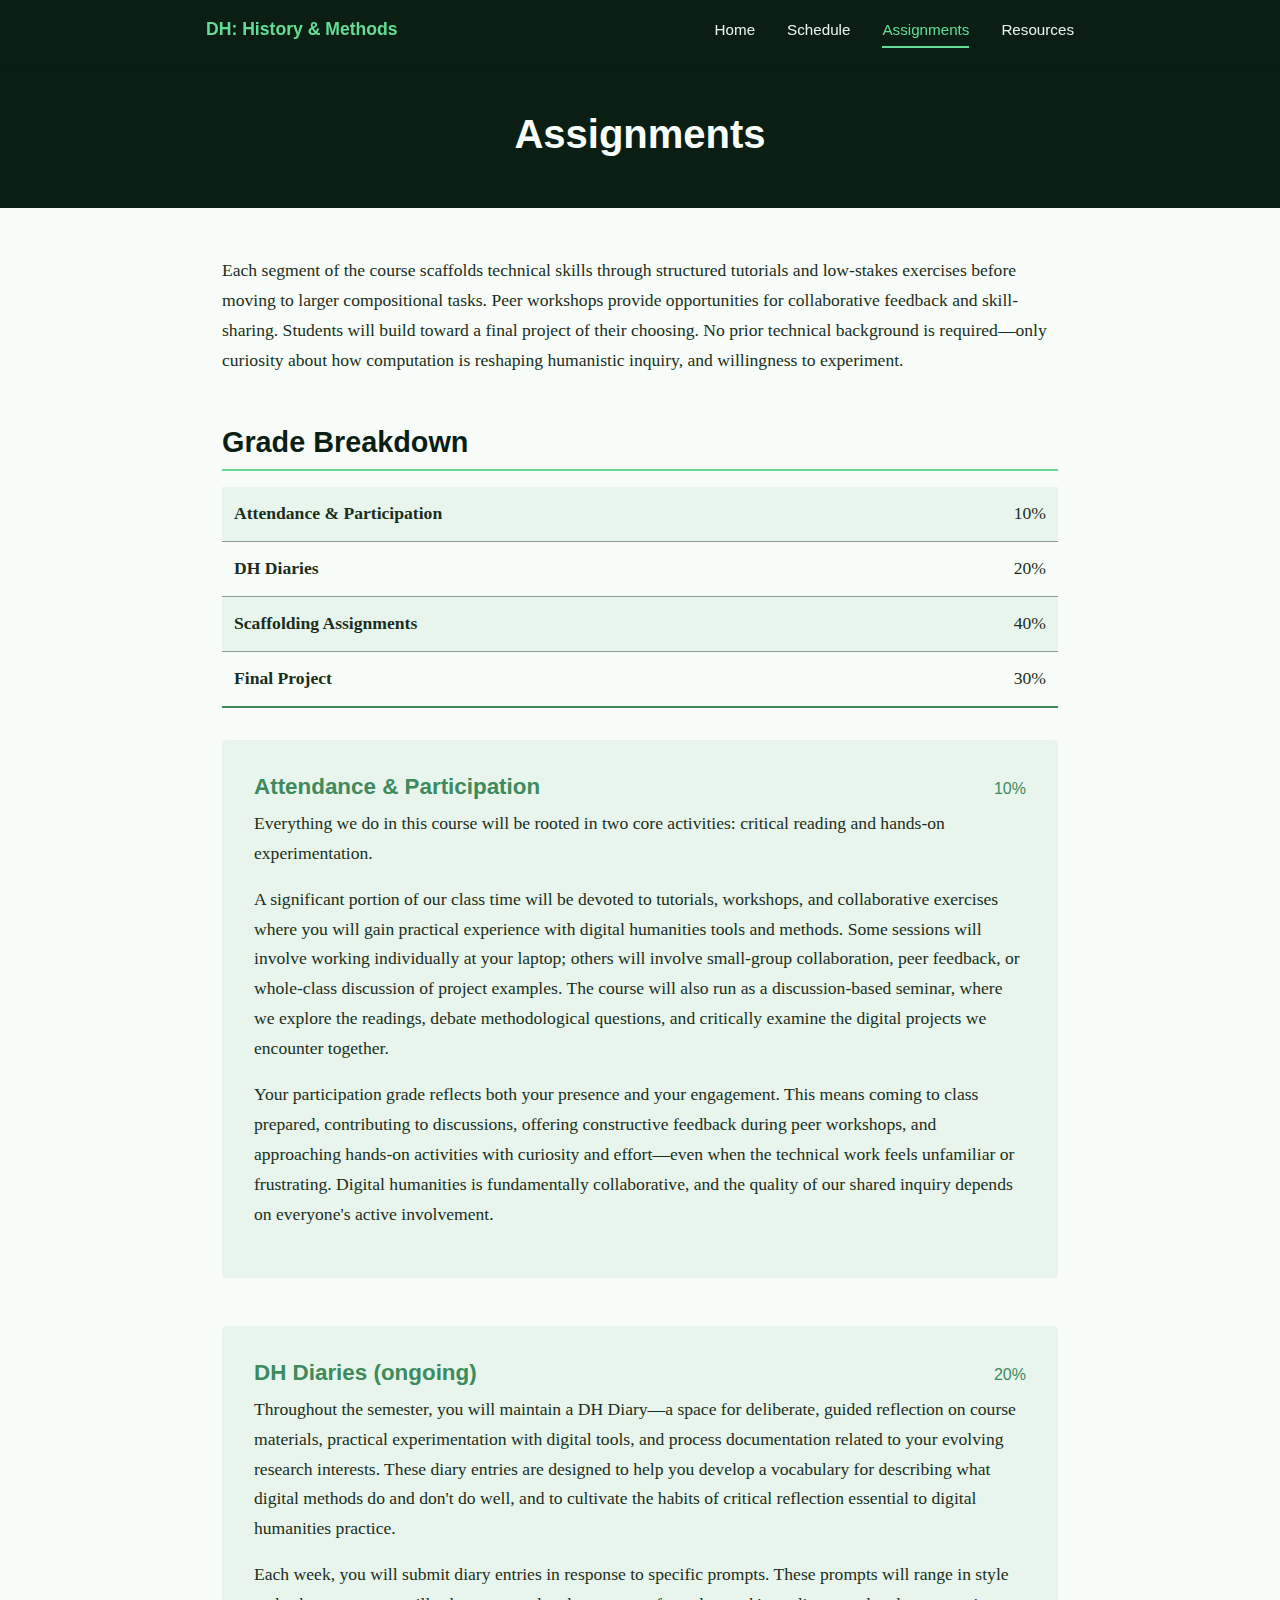
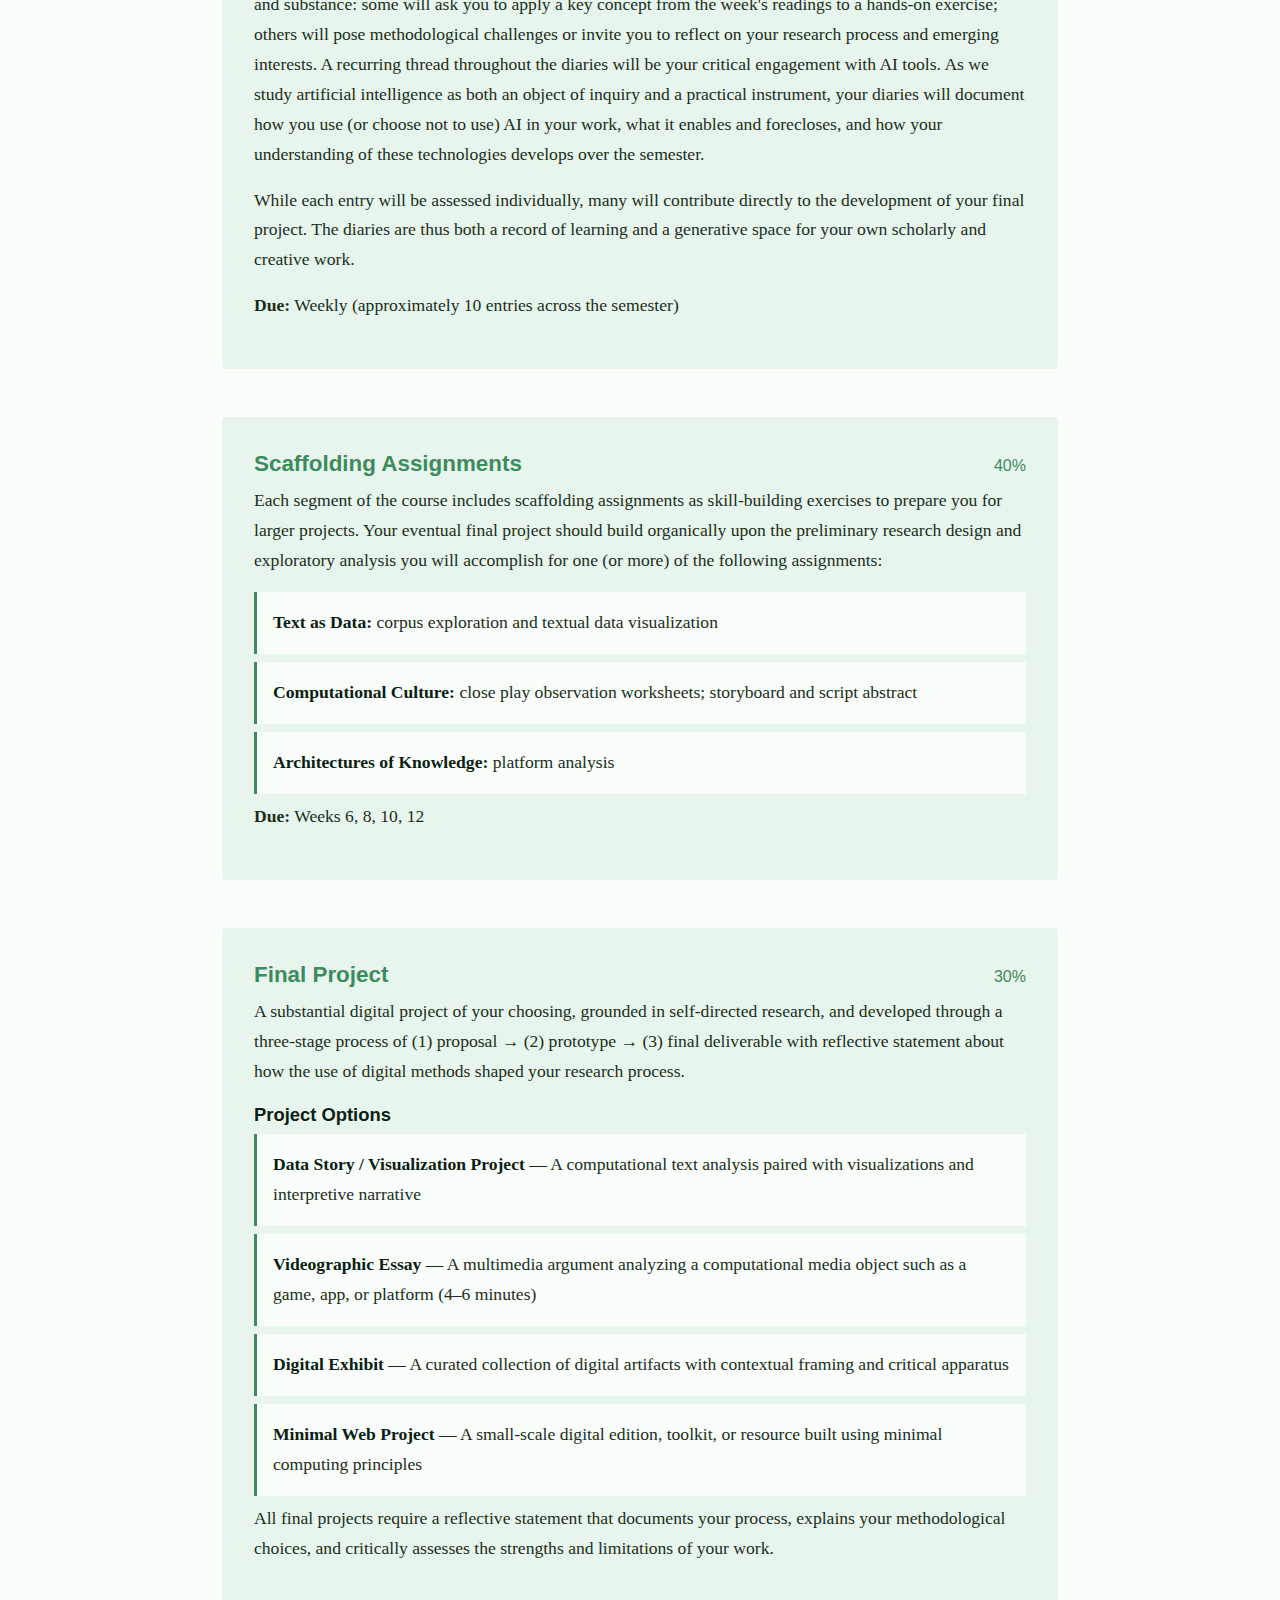
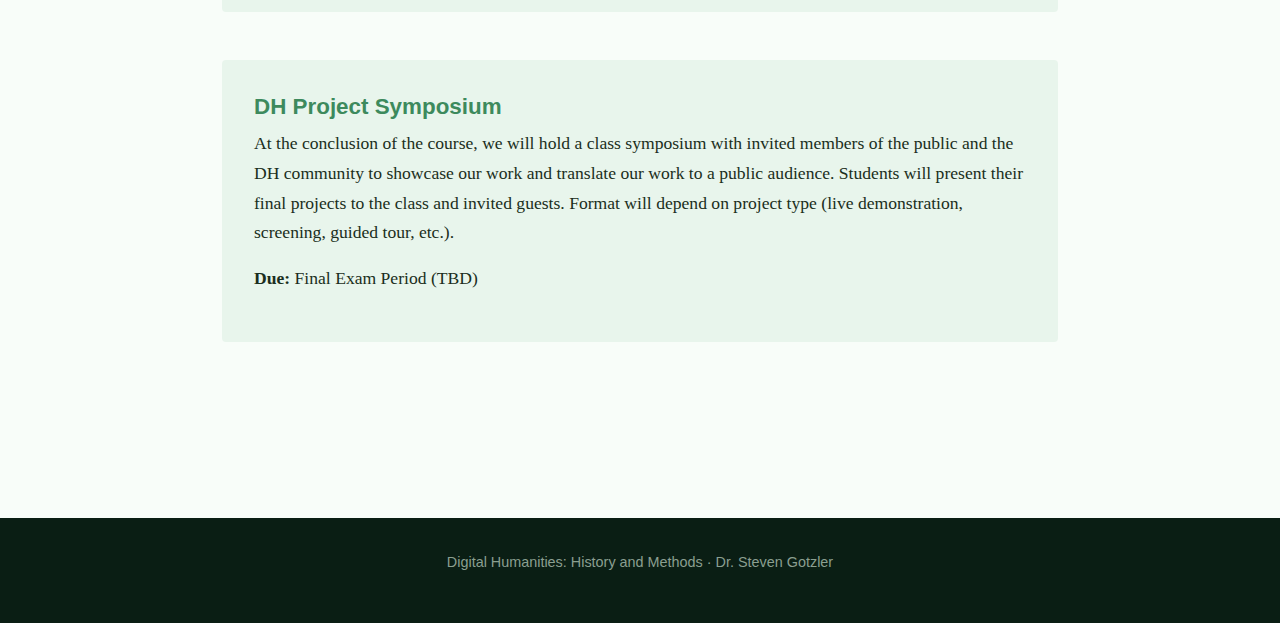
<file: assignments.html>
<!DOCTYPE html>
<html lang="en">
<head>
  <meta charset="UTF-8">
  <meta name="viewport" content="width=device-width, initial-scale=1.0">
  <meta name="description" content="Assignments for Digital Humanities: History and Methods">
  <title>Assignments | Digital Humanities: History and Methods</title>
  <link rel="stylesheet" href="style.css">
</head>
<body>

  <!-- Navigation -->
  <nav class="site-nav">
    <div class="nav-container">
      <a href="index.html" class="nav-brand">DH: History &amp; Methods</a>
      <button class="nav-toggle" aria-label="Toggle navigation">
        <span></span>
        <span></span>
        <span></span>
      </button>
      <ul class="nav-links">
        <li><a href="index.html">Home</a></li>
        <li><a href="schedule.html">Schedule</a></li>
        <li><a href="assignments.html">Assignments</a></li>
        <li><a href="resources.html">Resources</a></li>
      </ul>
    </div>
  </nav>

  <!-- Page Header -->
  <header class="page-header">
    <h1>Assignments</h1>
  </header>

  <!-- Main Content -->
  <main class="main-content">

    <p>Each segment of the course scaffolds technical skills through structured tutorials and low-stakes exercises before moving to larger compositional tasks. Peer workshops provide opportunities for collaborative feedback and skill-sharing. Students will build toward a final project of their choosing. No prior technical background is required—only curiosity about how computation is reshaping humanistic inquiry, and willingness to experiment.</p>

    <!-- Grade Breakdown -->
    <section>
      <h2>Grade Breakdown</h2>
      <table style="width: 100%; border-collapse: collapse; margin-bottom: 2rem;">
        <tr style="background-color: var(--color-off-white);">
          <td style="padding: 0.75rem; border-bottom: 1px solid var(--color-gray);"><strong>Attendance & Participation</strong></td>
          <td style="padding: 0.75rem; border-bottom: 1px solid var(--color-gray); text-align: right;">10%</td>
        </tr>
        <tr>
          <td style="padding: 0.75rem; border-bottom: 1px solid var(--color-gray);"><strong>DH Diaries</strong></td>
          <td style="padding: 0.75rem; border-bottom: 1px solid var(--color-gray); text-align: right;">20%</td>
        </tr>
        <tr style="background-color: var(--color-off-white);">
          <td style="padding: 0.75rem; border-bottom: 1px solid var(--color-gray);"><strong>Scaffolding Assignments</strong></td>
          <td style="padding: 0.75rem; border-bottom: 1px solid var(--color-gray); text-align: right;">40%</td>
        </tr>
        <tr>
          <td style="padding: 0.75rem; border-bottom: 2px solid var(--color-mid);"><strong>Final Project</strong></td>
          <td style="padding: 0.75rem; border-bottom: 2px solid var(--color-mid); text-align: right;">30%</td>
        </tr>
      </table>
    </section>

    <!-- Attendance & Participation -->
    <div class="assignment">
      <h3>Attendance & Participation <span class="weight">10%</span></h3>
      
      <p>Everything we do in this course will be rooted in two core activities: critical reading and hands-on experimentation.</p>
      
      <p>A significant portion of our class time will be devoted to tutorials, workshops, and collaborative exercises where you will gain practical experience with digital humanities tools and methods. Some sessions will involve working individually at your laptop; others will involve small-group collaboration, peer feedback, or whole-class discussion of project examples. The course will also run as a discussion-based seminar, where we explore the readings, debate methodological questions, and critically examine the digital projects we encounter together.</p>
      
      <p>Your participation grade reflects both your presence and your engagement. This means coming to class prepared, contributing to discussions, offering constructive feedback during peer workshops, and approaching hands-on activities with curiosity and effort—even when the technical work feels unfamiliar or frustrating. Digital humanities is fundamentally collaborative, and the quality of our shared inquiry depends on everyone's active involvement.</p>
    </div>

    <!-- DH Diaries -->
    <div class="assignment">
      <h3>DH Diaries (ongoing) <span class="weight">20%</span></h3>
      
      <p>Throughout the semester, you will maintain a DH Diary—a space for deliberate, guided reflection on course materials, practical experimentation with digital tools, and process documentation related to your evolving research interests. These diary entries are designed to help you develop a vocabulary for describing what digital methods do and don't do well, and to cultivate the habits of critical reflection essential to digital humanities practice.</p>
      
      <p>Each week, you will submit diary entries in response to specific prompts. These prompts will range in style and substance: some will ask you to apply a key concept from the week's readings to a hands-on exercise; others will pose methodological challenges or invite you to reflect on your research process and emerging interests. A recurring thread throughout the diaries will be your critical engagement with AI tools. As we study artificial intelligence as both an object of inquiry and a practical instrument, your diaries will document how you use (or choose not to use) AI in your work, what it enables and forecloses, and how your understanding of these technologies develops over the semester.</p>
      
      <p>While each entry will be assessed individually, many will contribute directly to the development of your final project. The diaries are thus both a record of learning and a generative space for your own scholarly and creative work.</p>
      
      <p><strong>Due:</strong> Weekly (approximately 10 entries across the semester)</p>
    </div>

    <!-- Scaffolding Assignments -->
    <div class="assignment">
      <h3>Scaffolding Assignments <span class="weight">40%</span></h3>
      
      <p>Each segment of the course includes scaffolding assignments as skill-building exercises to prepare you for larger projects. Your eventual final project should build organically upon the preliminary research design and exploratory analysis you will accomplish for one (or more) of the following assignments:</p>
      
      <ul class="project-options">
        <li><strong>Text as Data:</strong> corpus exploration and textual data visualization</li>
        <li><strong>Computational Culture:</strong> close play observation worksheets; storyboard and script abstract</li>
        <li><strong>Architectures of Knowledge:</strong> platform analysis</li>
      </ul>
      
      <p><strong>Due:</strong> Weeks 6, 8, 10, 12</p>
    </div>

    <!-- Final Project -->
    <div class="assignment">
      <h3>Final Project <span class="weight">30%</span></h3>
      
      <p>A substantial digital project of your choosing, grounded in self-directed research, and developed through a three-stage process of (1) proposal → (2) prototype → (3) final deliverable with reflective statement about how the use of digital methods shaped your research process.</p>
      
      <h4>Project Options</h4>
      
      <ul class="project-options">
        <li><strong>Data Story / Visualization Project</strong> — A computational text analysis paired with visualizations and interpretive narrative</li>
        <li><strong>Videographic Essay</strong> — A multimedia argument analyzing a computational media object such as a game, app, or platform (4–6 minutes)</li>
        <li><strong>Digital Exhibit</strong> — A curated collection of digital artifacts with contextual framing and critical apparatus</li>
        <li><strong>Minimal Web Project</strong> — A small-scale digital edition, toolkit, or resource built using minimal computing principles</li>
      </ul>
      
      <p>All final projects require a reflective statement that documents your process, explains your methodological choices, and critically assesses the strengths and limitations of your work.</p>
    </div>

    <!-- DH Project Symposium -->
    <div class="assignment">
      <h3>DH Project Symposium</h3>
      
      <p>At the conclusion of the course, we will hold a class symposium with invited members of the public and the DH community to showcase our work and translate our work to a public audience. Students will present their final projects to the class and invited guests. Format will depend on project type (live demonstration, screening, guided tour, etc.).</p>
      
      <p><strong>Due:</strong> Final Exam Period (TBD)</p>
    </div>

  </main>

  <!-- Footer -->
  <footer class="site-footer">
    <p>Digital Humanities: History and Methods · Dr. Steven Gotzler</p>
  </footer>

  <script src="script.js"></script>
</body>
</html>
</file>
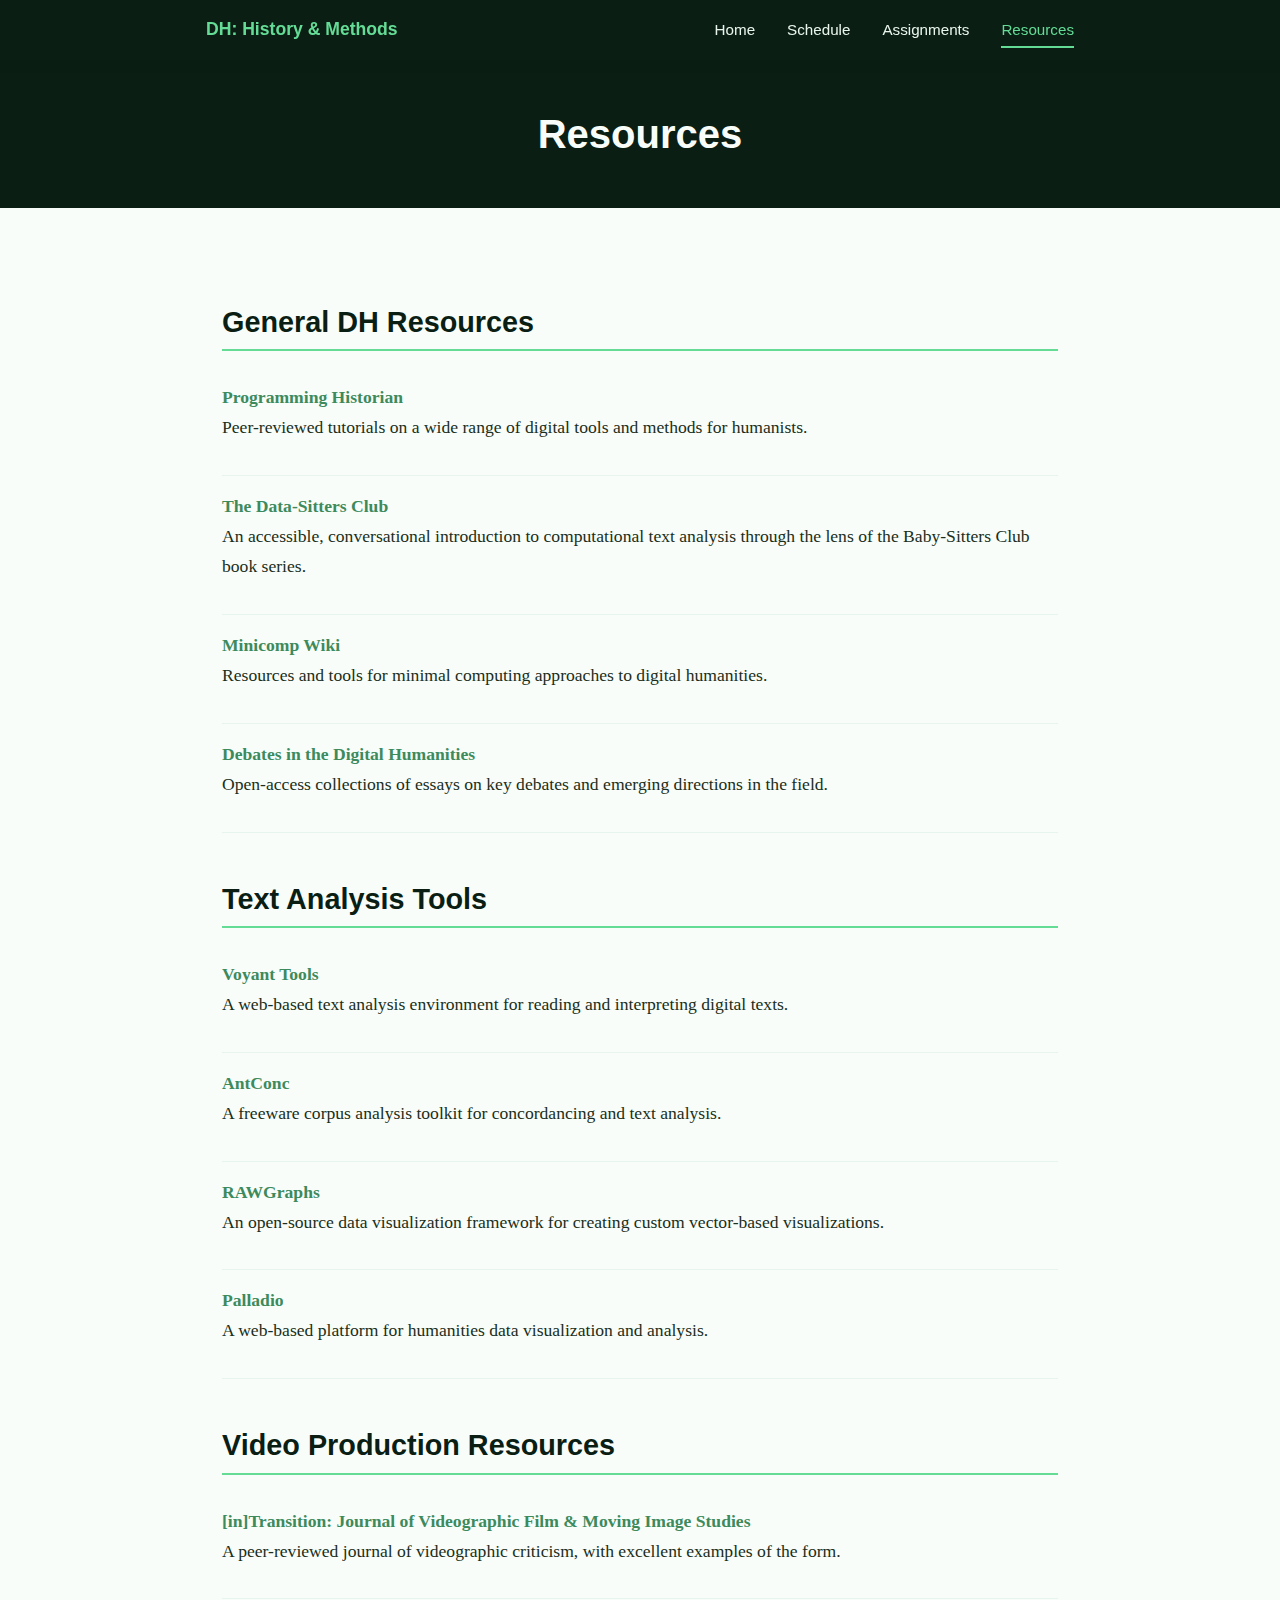
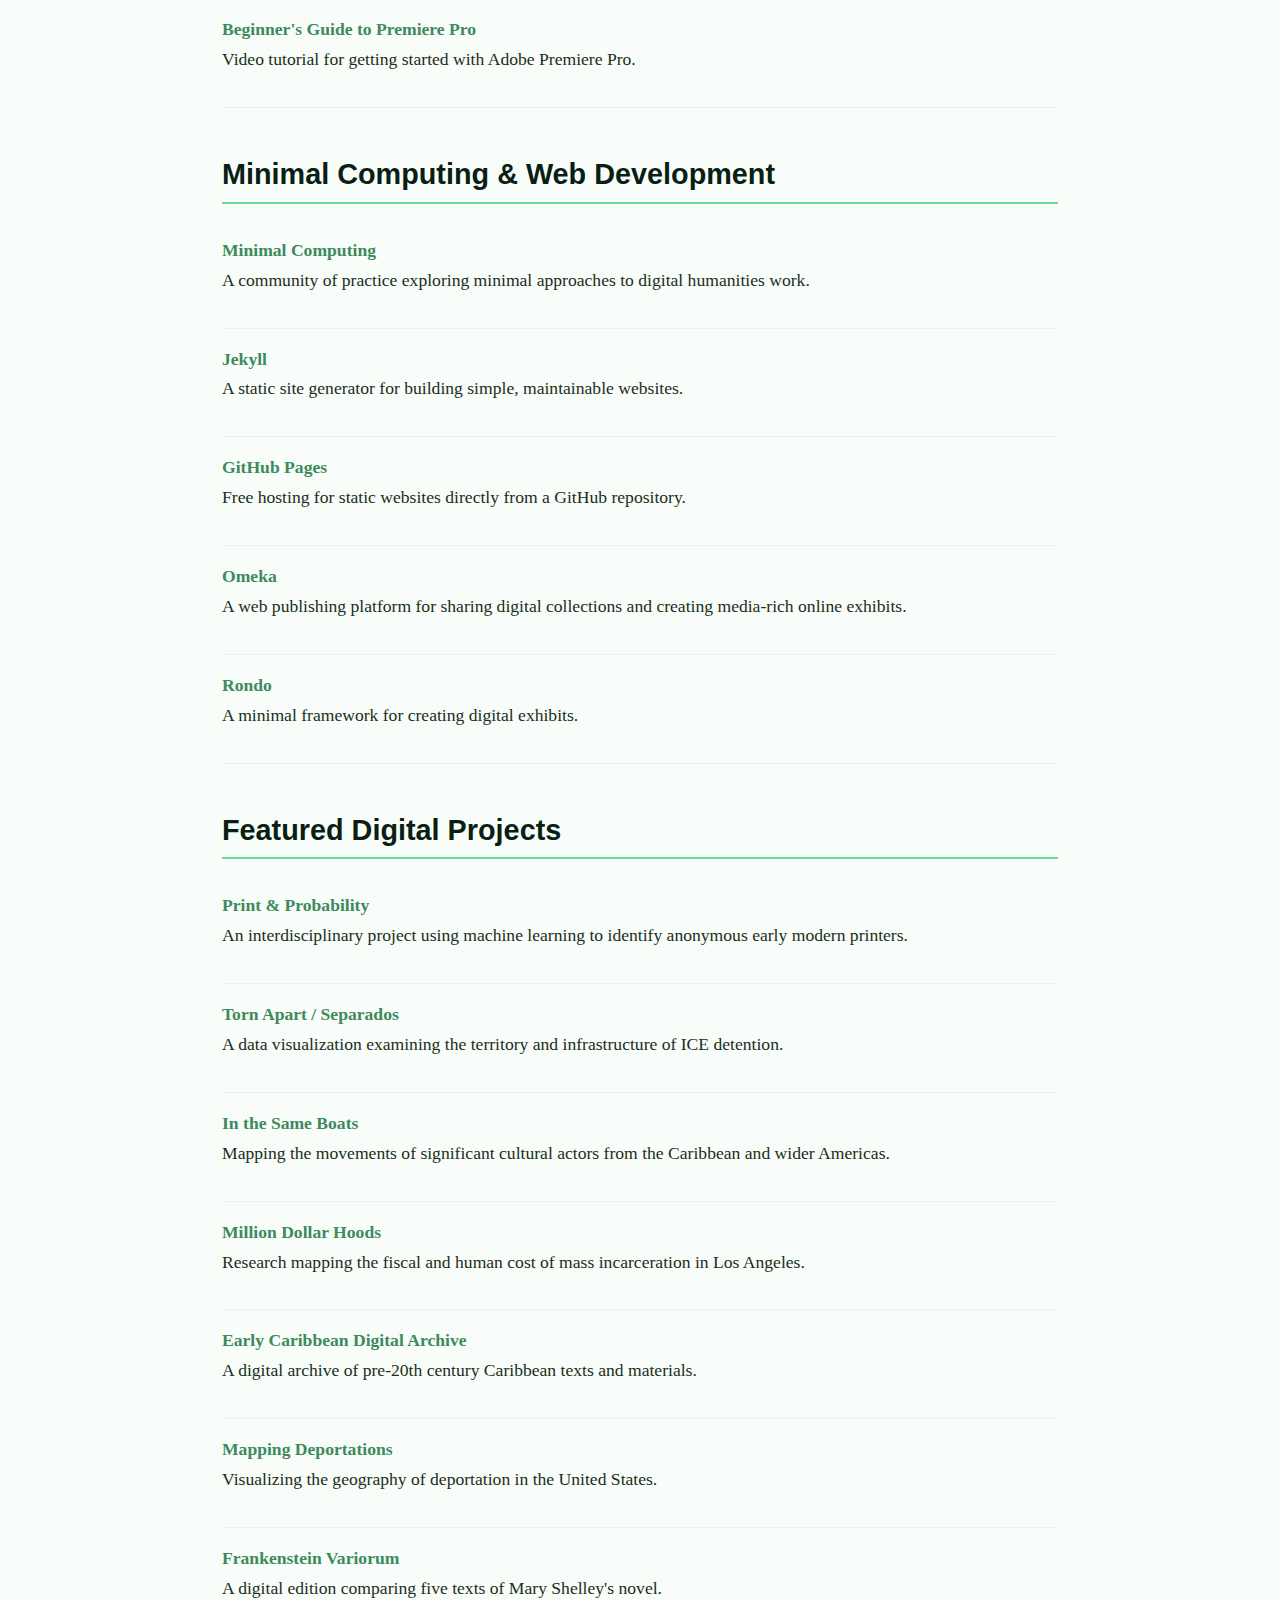
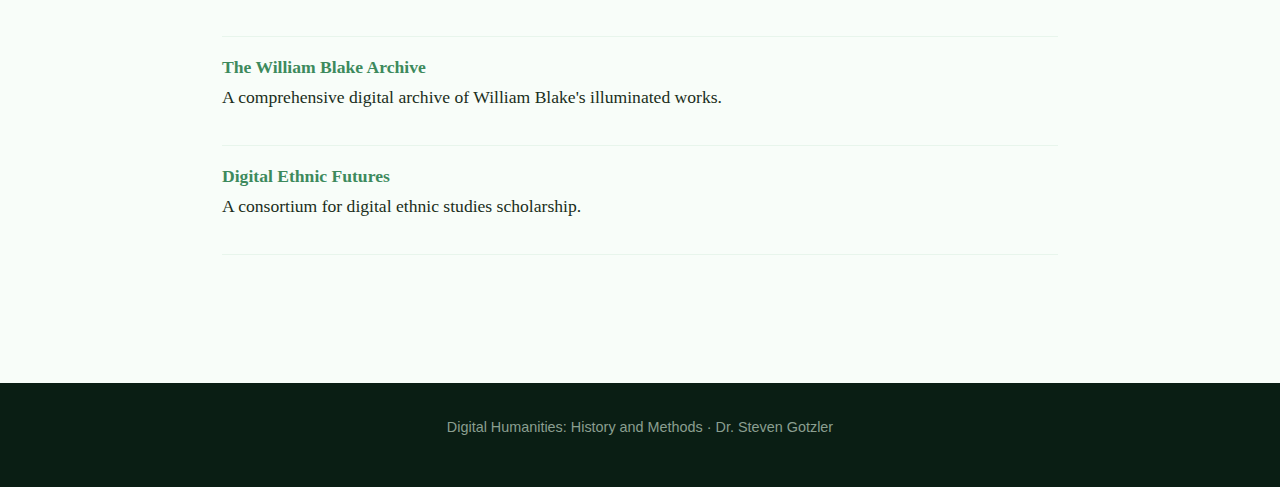
<file: resources.html>
<!DOCTYPE html>
<html lang="en">
<head>
  <meta charset="UTF-8">
  <meta name="viewport" content="width=device-width, initial-scale=1.0">
  <meta name="description" content="Resources for Digital Humanities: History and Methods">
  <title>Resources | Digital Humanities: History and Methods</title>
  <link rel="stylesheet" href="style.css">
</head>
<body>

  <!-- Navigation -->
  <nav class="site-nav">
    <div class="nav-container">
      <a href="index.html" class="nav-brand">DH: History &amp; Methods</a>
      <button class="nav-toggle" aria-label="Toggle navigation">
        <span></span>
        <span></span>
        <span></span>
      </button>
      <ul class="nav-links">
        <li><a href="index.html">Home</a></li>
        <li><a href="schedule.html">Schedule</a></li>
        <li><a href="assignments.html">Assignments</a></li>
        <li><a href="resources.html">Resources</a></li>
      </ul>
    </div>
  </nav>

  <!-- Page Header -->
  <header class="page-header">
    <h1>Resources</h1>
  </header>

  <!-- Main Content -->
  <main class="main-content">

    <!-- General DH Resources -->
    <section>
      <h2>General DH Resources</h2>
      <ul class="resource-list">
        <li>
          <a href="https://programminghistorian.org/en/lessons/">Programming Historian</a>
          <p>Peer-reviewed tutorials on a wide range of digital tools and methods for humanists.</p>
        </li>
        <li>
          <a href="https://datasittersclub.github.io/site/">The Data-Sitters Club</a>
          <p>An accessible, conversational introduction to computational text analysis through the lens of the Baby-Sitters Club book series.</p>
        </li>
        <li>
          <a href="https://minicomp.github.io/wiki/">Minicomp Wiki</a>
          <p>Resources and tools for minimal computing approaches to digital humanities.</p>
        </li>
        <li>
          <a href="https://dhdebates.gc.cuny.edu/">Debates in the Digital Humanities</a>
          <p>Open-access collections of essays on key debates and emerging directions in the field.</p>
        </li>
      </ul>
    </section>

    <!-- Text Analysis Tools -->
    <section>
      <h2>Text Analysis Tools</h2>
      <ul class="resource-list">
        <li>
          <a href="https://voyant-tools.org/">Voyant Tools</a>
          <p>A web-based text analysis environment for reading and interpreting digital texts.</p>
        </li>
        <li>
          <a href="https://www.laurenceanthony.net/software/antconc/">AntConc</a>
          <p>A freeware corpus analysis toolkit for concordancing and text analysis.</p>
        </li>
        <li>
          <a href="https://rawgraphs.io/">RAWGraphs</a>
          <p>An open-source data visualization framework for creating custom vector-based visualizations.</p>
        </li>
        <li>
          <a href="http://hdlab.stanford.edu/palladio/">Palladio</a>
          <p>A web-based platform for humanities data visualization and analysis.</p>
        </li>
      </ul>
    </section>

    <!-- Video Production -->
    <section>
      <h2>Video Production Resources</h2>
      <ul class="resource-list">
        <li>
          <a href="http://mediacommons.org/intransition/">[in]Transition: Journal of Videographic Film & Moving Image Studies</a>
          <p>A peer-reviewed journal of videographic criticism, with excellent examples of the form.</p>
        </li>
        <li>
          <a href="https://youtu.be/z7kRV5ckmIM">Beginner's Guide to Premiere Pro</a>
          <p>Video tutorial for getting started with Adobe Premiere Pro.</p>
        </li>
      </ul>
    </section>

    <!-- Minimal Computing & Web Development -->
    <section>
      <h2>Minimal Computing & Web Development</h2>
      <ul class="resource-list">
        <li>
          <a href="https://go-dh.github.io/mincomp/">Minimal Computing</a>
          <p>A community of practice exploring minimal approaches to digital humanities work.</p>
        </li>
        <li>
          <a href="https://jekyllrb.com/">Jekyll</a>
          <p>A static site generator for building simple, maintainable websites.</p>
        </li>
        <li>
          <a href="https://pages.github.com/">GitHub Pages</a>
          <p>Free hosting for static websites directly from a GitHub repository.</p>
        </li>
        <li>
          <a href="https://omeka.org/">Omeka</a>
          <p>A web publishing platform for sharing digital collections and creating media-rich online exhibits.</p>
        </li>
        <li>
          <a href="https://sjsu-library.github.io/rondo/">Rondo</a>
          <p>A minimal framework for creating digital exhibits.</p>
        </li>
      </ul>
    </section>

    <!-- Featured Projects -->
    <section>
      <h2>Featured Digital Projects</h2>
      <ul class="resource-list">
        <li>
          <a href="https://printprobability.org/">Print & Probability</a>
          <p>An interdisciplinary project using machine learning to identify anonymous early modern printers.</p>
        </li>
        <li>
          <a href="https://xpmethod.columbia.edu/torn-apart/volume/2/">Torn Apart / Separados</a>
          <p>A data visualization examining the territory and infrastructure of ICE detention.</p>
        </li>
        <li>
          <a href="https://sameboats.org/">In the Same Boats</a>
          <p>Mapping the movements of significant cultural actors from the Caribbean and wider Americas.</p>
        </li>
        <li>
          <a href="https://milliondollarhoods.pre.ss.ucla.edu/">Million Dollar Hoods</a>
          <p>Research mapping the fiscal and human cost of mass incarceration in Los Angeles.</p>
        </li>
        <li>
          <a href="https://ecda.northeastern.edu/">Early Caribbean Digital Archive</a>
          <p>A digital archive of pre-20th century Caribbean texts and materials.</p>
        </li>
        <li>
          <a href="https://mappingdeportations.com/">Mapping Deportations</a>
          <p>Visualizing the geography of deportation in the United States.</p>
        </li>
        <li>
          <a href="https://frankensteinvariorum.org/">Frankenstein Variorum</a>
          <p>A digital edition comparing five texts of Mary Shelley's novel.</p>
        </li>
        <li>
          <a href="https://www.blakearchive.org/">The William Blake Archive</a>
          <p>A comprehensive digital archive of William Blake's illuminated works.</p>
        </li>
        <li>
          <a href="https://digitalethnicfutures.org/">Digital Ethnic Futures</a>
          <p>A consortium for digital ethnic studies scholarship.</p>
        </li>
      </ul>
    </section>

  </main>

  <!-- Footer -->
  <footer class="site-footer">
    <p>Digital Humanities: History and Methods · Dr. Steven Gotzler</p>
  </footer>

  <script src="script.js"></script>
</body>
</html>
</file>
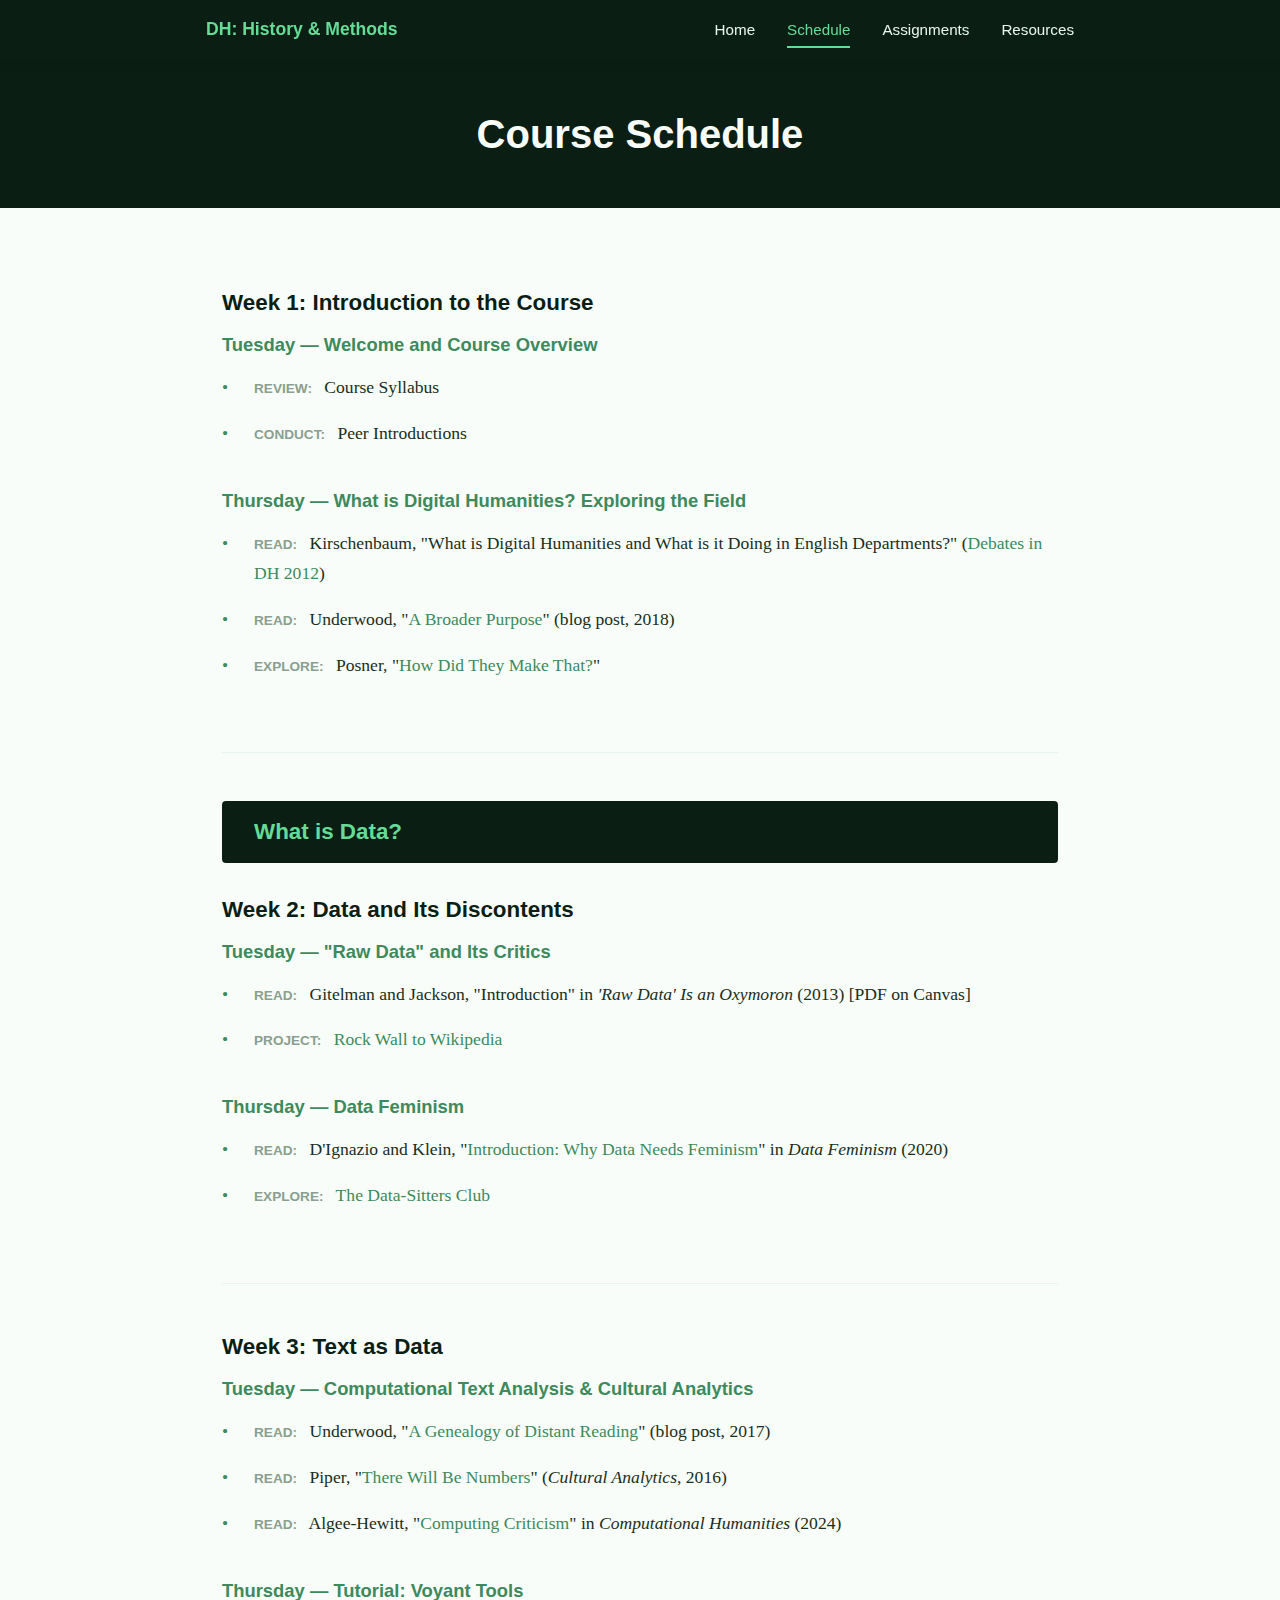
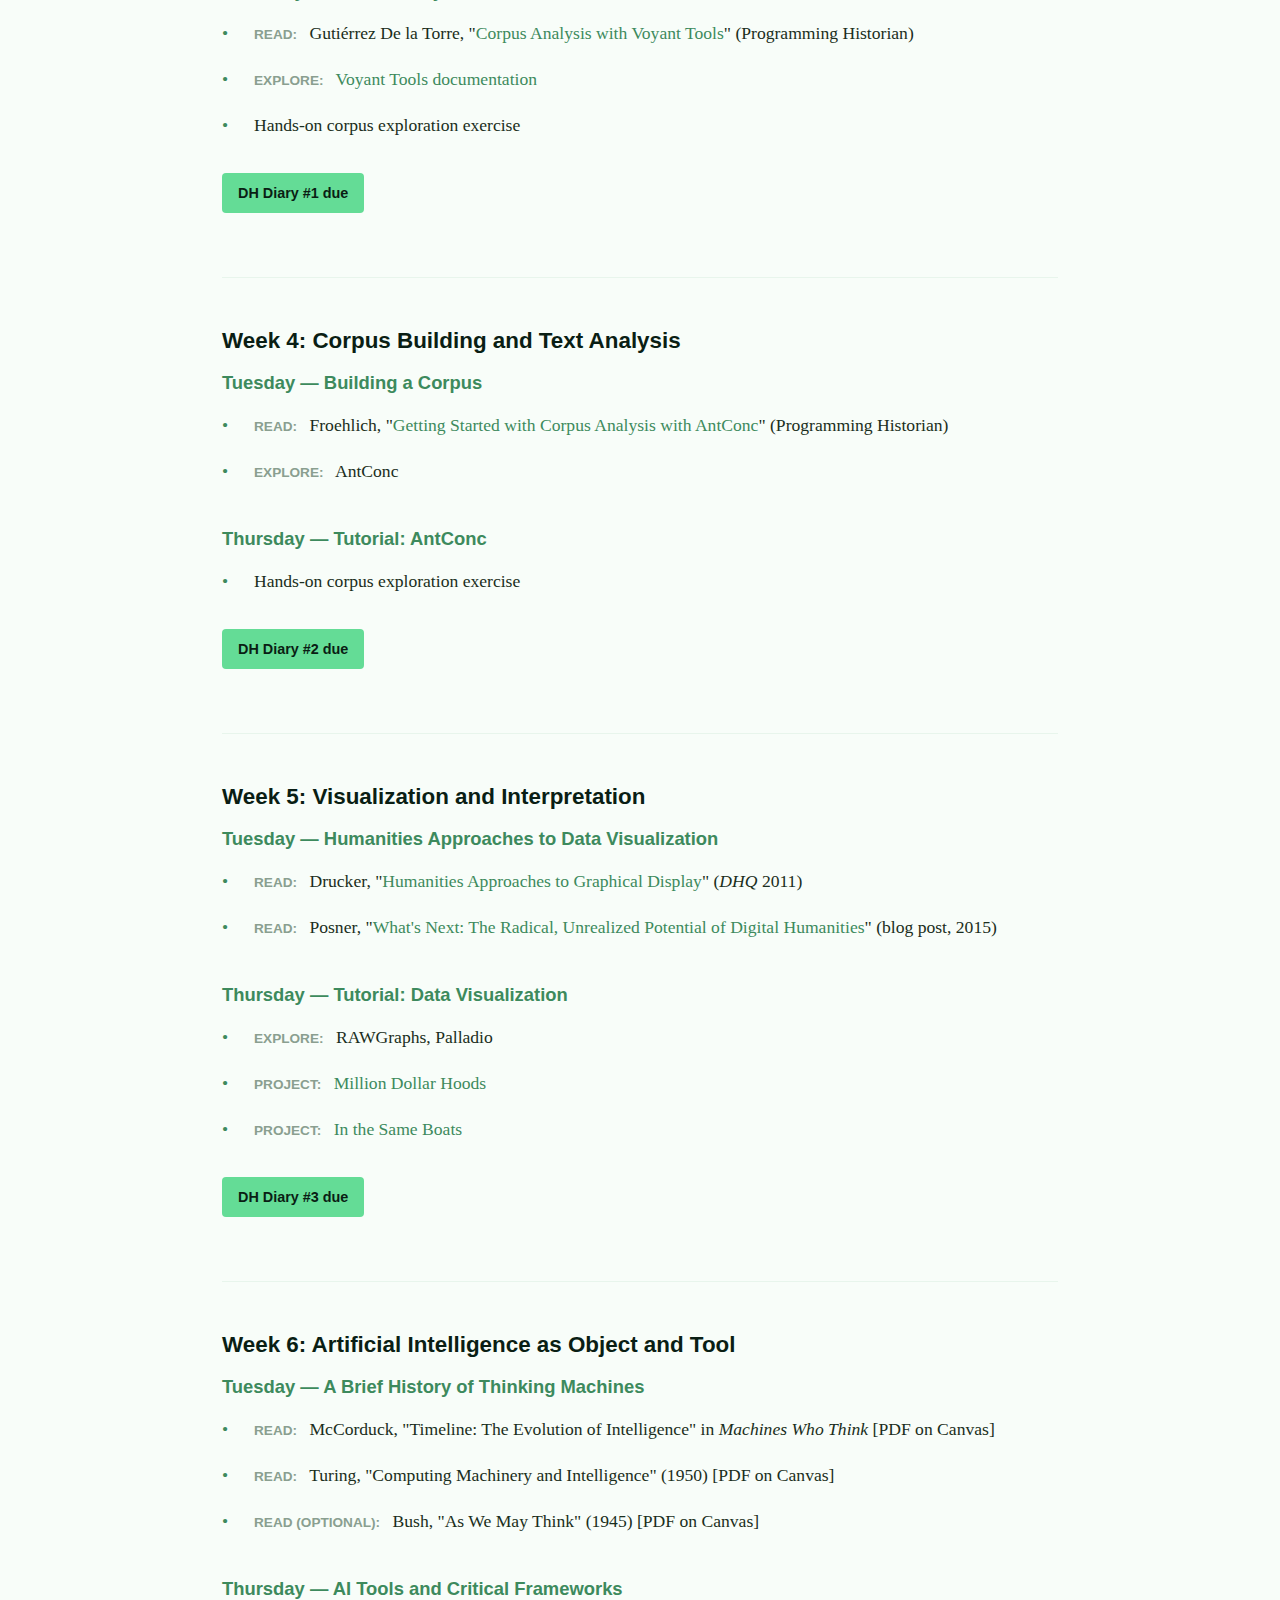
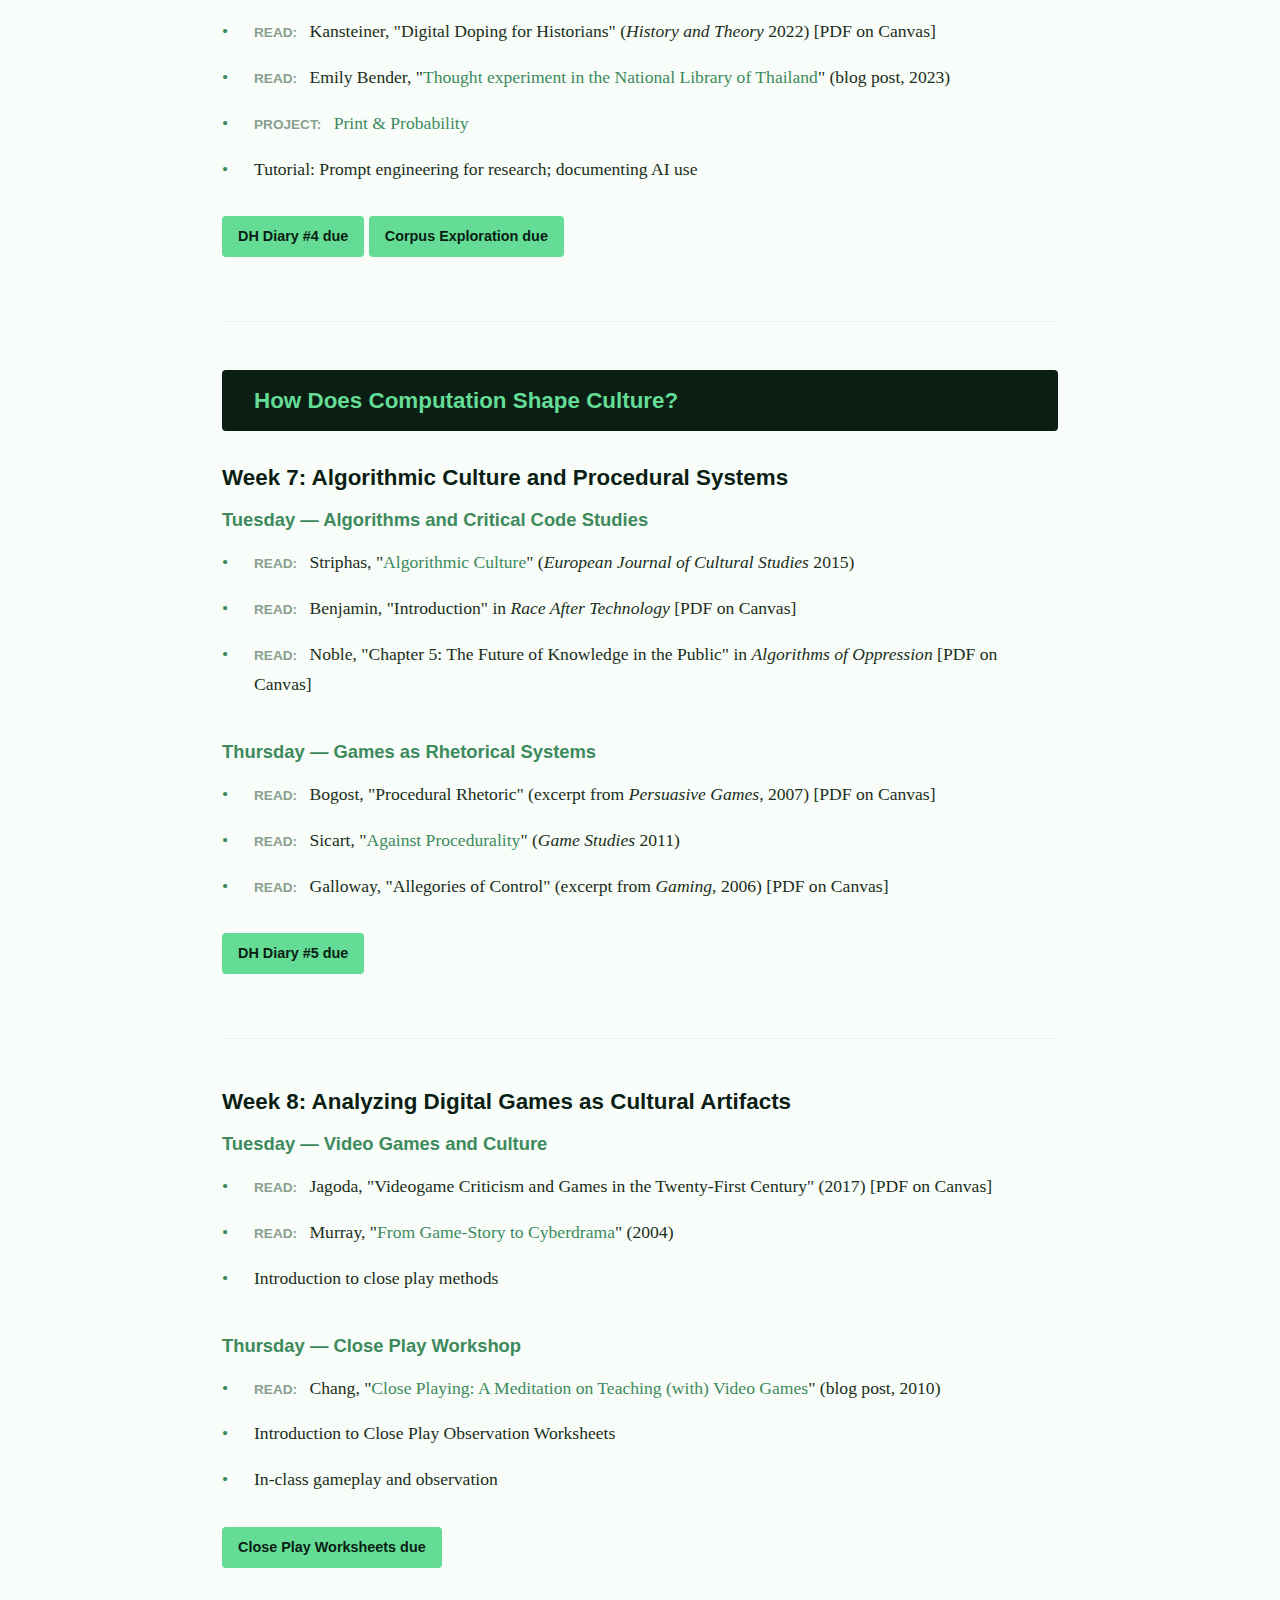
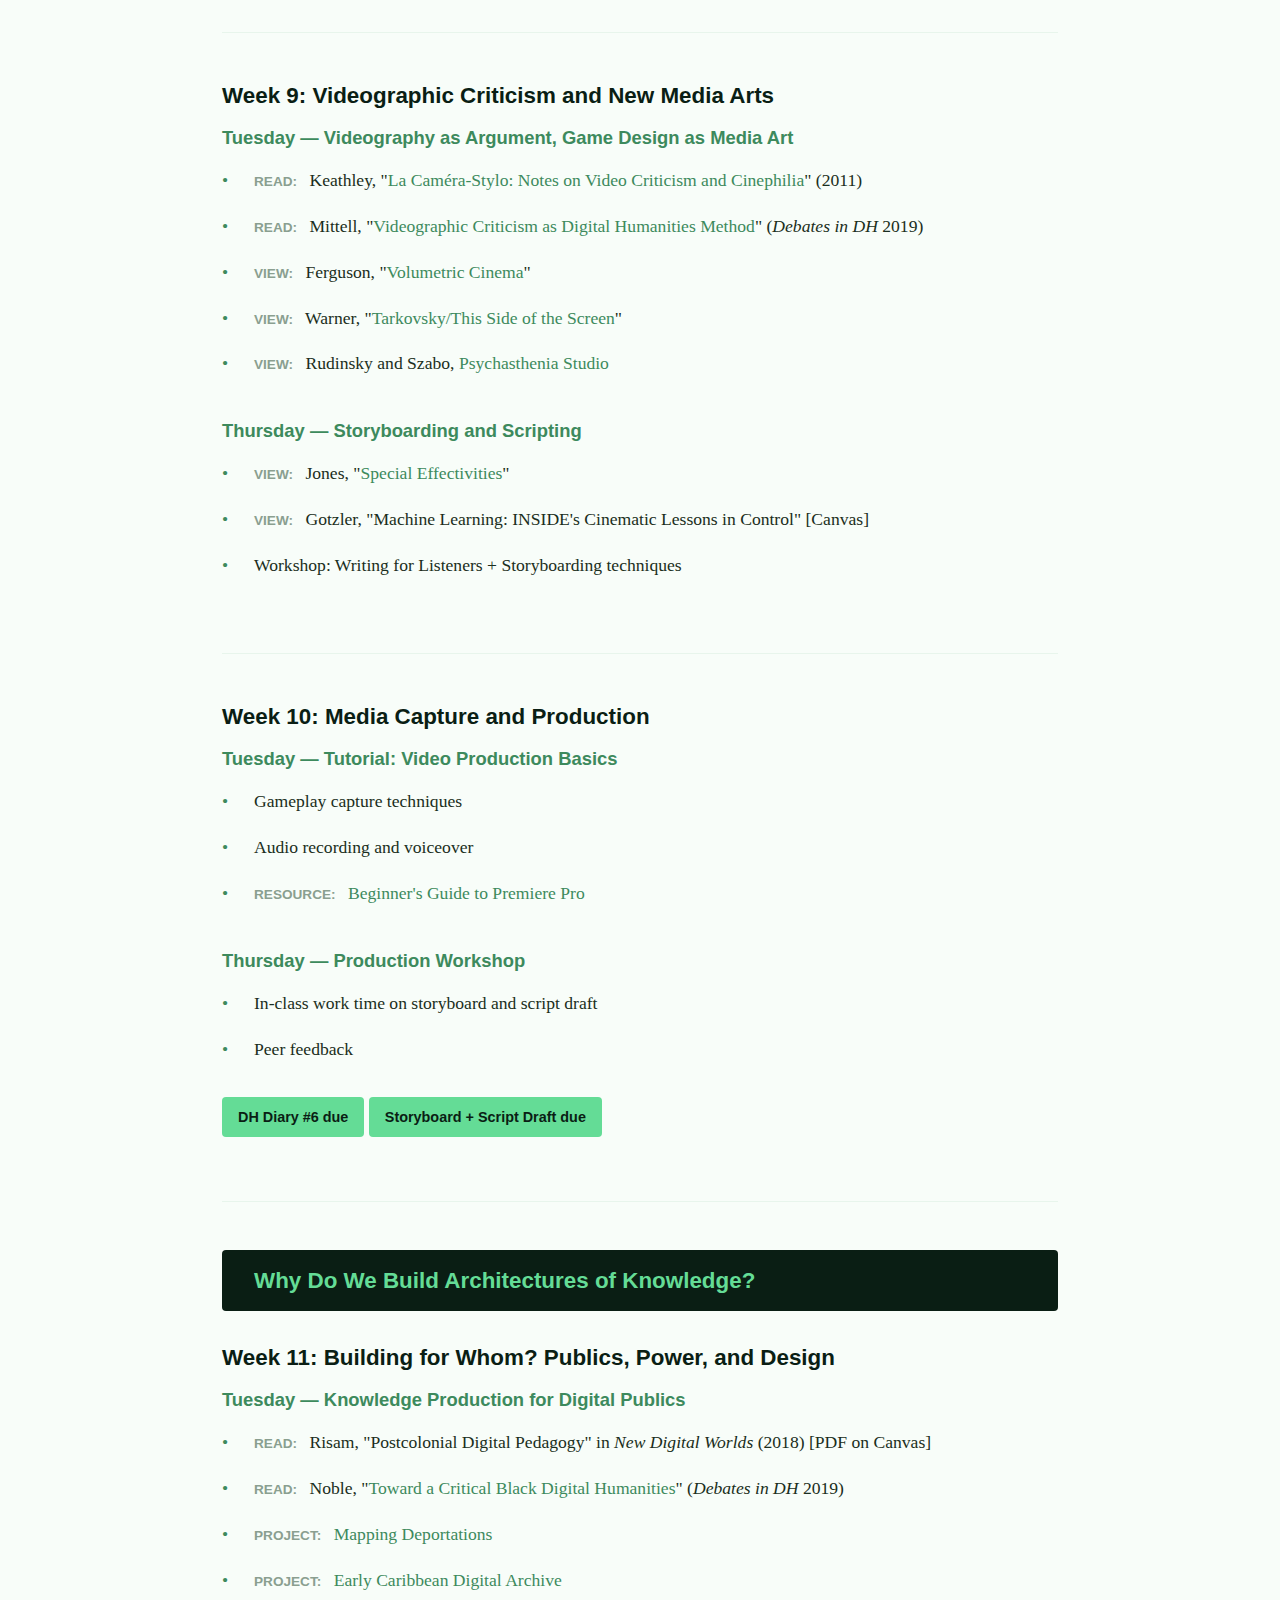
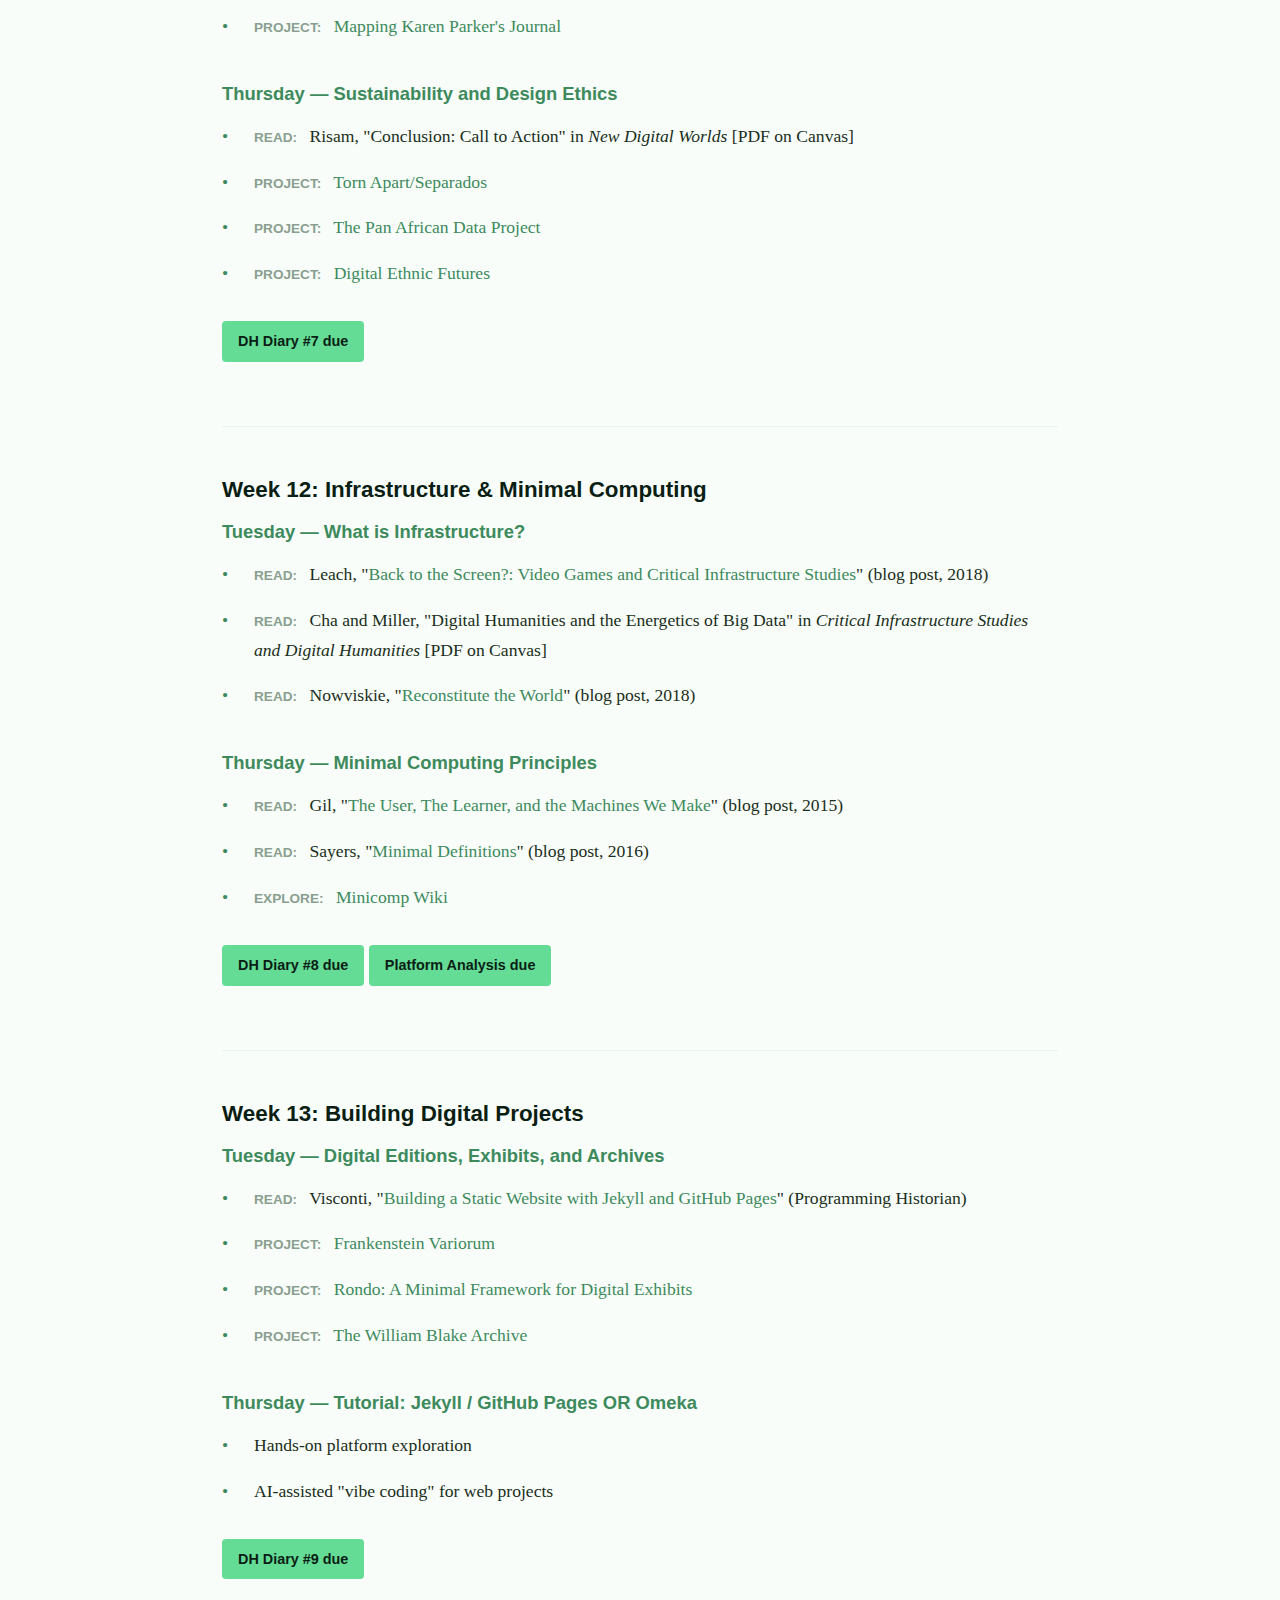
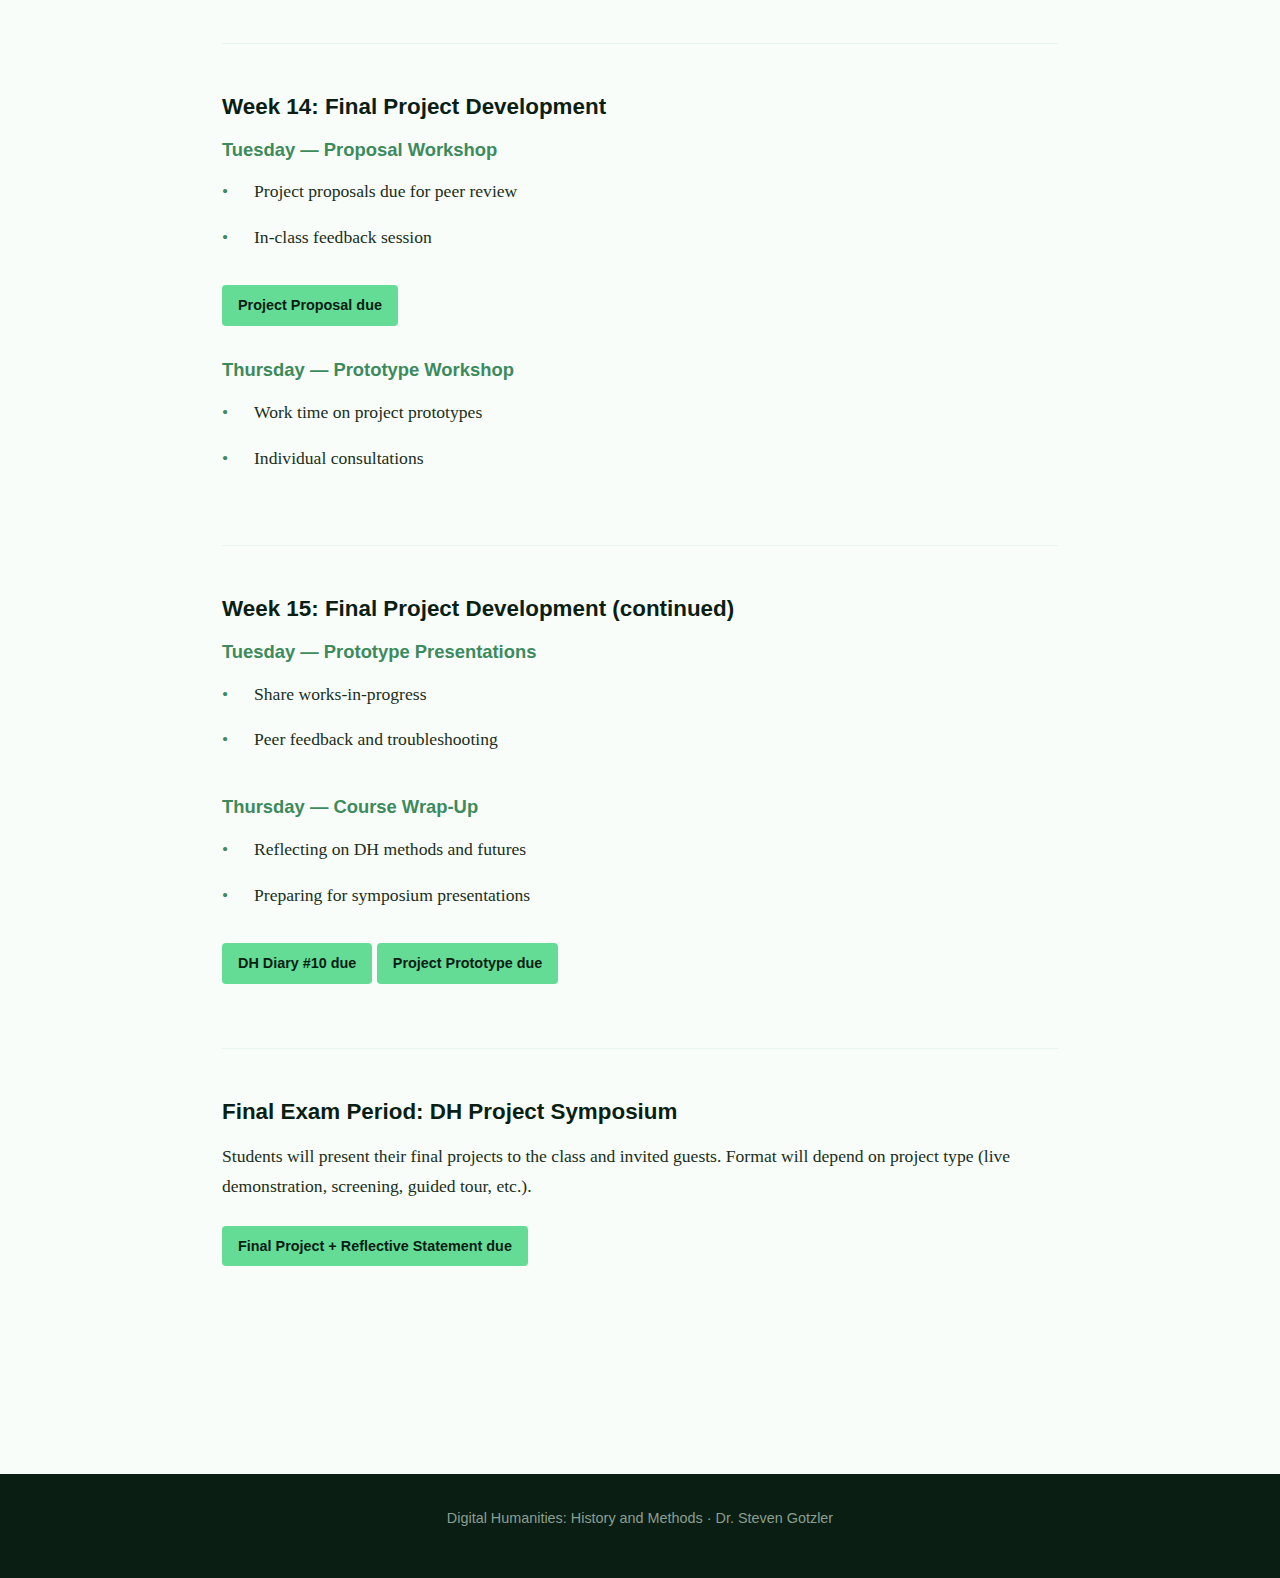
<file: schedule.html>
<!DOCTYPE html>
<html lang="en">
<head>
  <meta charset="UTF-8">
  <meta name="viewport" content="width=device-width, initial-scale=1.0">
  <meta name="description" content="Course schedule for Digital Humanities: History and Methods">
  <title>Schedule | Digital Humanities: History and Methods</title>
  <link rel="stylesheet" href="style.css">
</head>
<body>

  <!-- Navigation -->
  <nav class="site-nav">
    <div class="nav-container">
      <a href="index.html" class="nav-brand">DH: History &amp; Methods</a>
      <button class="nav-toggle" aria-label="Toggle navigation">
        <span></span>
        <span></span>
        <span></span>
      </button>
      <ul class="nav-links">
        <li><a href="index.html">Home</a></li>
        <li><a href="schedule.html">Schedule</a></li>
        <li><a href="assignments.html">Assignments</a></li>
        <li><a href="resources.html">Resources</a></li>
      </ul>
    </div>
  </nav>

  <!-- Page Header -->
  <header class="page-header">
    <h1>Course Schedule</h1>
  </header>

  <!-- Main Content -->
  <main class="main-content">

    <!-- Week 1 -->
    <div class="week">
      <h3>Week 1: Introduction to the Course</h3>
      
      <div class="day">
        <h4>Tuesday — Welcome and Course Overview</h4>
        <ul class="reading-list">
          <li><span class="label">Review:</span> Course Syllabus</li>
          <li><span class="label">Conduct:</span> Peer Introductions</li>
        </ul>
      </div>
      
      <div class="day">
        <h4>Thursday — What is Digital Humanities? Exploring the Field</h4>
        <ul class="reading-list">
          <li><span class="label">Read:</span> Kirschenbaum, "What is Digital Humanities and What is it Doing in English Departments?" (<a href="https://dhdebates.gc.cuny.edu/read/untitled-88c11800-9446-469b-a3be-3fdb36bfbd1e/section/f5640d43-b8eb-4d49-bc4b-eb31a16f3d06">Debates in DH 2012</a>)</li>
          <li><span class="label">Read:</span> Underwood, "<a href="https://tedunderwood.com/2018/01/04/a-broader-purpose/">A Broader Purpose</a>" (blog post, 2018)</li>
          <li><span class="label">Explore:</span> Posner, "<a href="https://miriamposner.com/blog/how-did-they-make-that/">How Did They Make That?</a>"</li>
        </ul>
      </div>
    </div>

    <!-- Unit 1 Header -->
    <div class="unit-header">
      <h2>What is Data?</h2>
    </div>

    <!-- Week 2 -->
    <div class="week">
      <h3>Week 2: Data and Its Discontents</h3>
      
      <div class="day">
        <h4>Tuesday — "Raw Data" and Its Critics</h4>
        <ul class="reading-list">
          <li><span class="label">Read:</span> Gitelman and Jackson, "Introduction" in <em>'Raw Data' Is an Oxymoron</em> (2013) [PDF on Canvas]</li>
          <li><span class="label">Project:</span> <a href="https://dlclab.unc.edu/digital-humanities/projects/rock-wall-to-wikipedia/about-the-project/">Rock Wall to Wikipedia</a></li>
        </ul>
      </div>
      
      <div class="day">
        <h4>Thursday — Data Feminism</h4>
        <ul class="reading-list">
          <li><span class="label">Read:</span> D'Ignazio and Klein, "<a href="https://data-feminism.mitpress.mit.edu/pub/frfa9szd">Introduction: Why Data Needs Feminism</a>" in <em>Data Feminism</em> (2020)</li>
          <li><span class="label">Explore:</span> <a href="https://datasittersclub.github.io/site/">The Data-Sitters Club</a></li>
        </ul>
      </div>
    </div>

    <!-- Week 3 -->
    <div class="week">
      <h3>Week 3: Text as Data</h3>
      
      <div class="day">
        <h4>Tuesday — Computational Text Analysis & Cultural Analytics</h4>
        <ul class="reading-list">
          <li><span class="label">Read:</span> Underwood, "<a href="https://tedunderwood.com/2017/11/22/a-genealogy-of-distant-reading/">A Genealogy of Distant Reading</a>" (blog post, 2017)</li>
          <li><span class="label">Read:</span> Piper, "<a href="https://culturalanalytics.org/article/11062-there-will-be-numbers">There Will Be Numbers</a>" (<em>Cultural Analytics</em>, 2016)</li>
          <li><span class="label">Read:</span> Algee-Hewitt, "<a href="https://dhdebates.gc.cuny.edu/read/computational-humanities-5c64bbab-d7ca-41be-8f87-f26117a9a20f/section/138dbec6-12b4-4728-9ca9-6540ad095530#ch02">Computing Criticism</a>" in <em>Computational Humanities</em> (2024)</li>
        </ul>
      </div>
      
      <div class="day">
        <h4>Thursday — Tutorial: Voyant Tools</h4>
        <ul class="reading-list">
          <li><span class="label">Read:</span> Gutiérrez De la Torre, "<a href="https://programminghistorian.org/en/lessons/corpus-analysis-voyant-tools">Corpus Analysis with Voyant Tools</a>" (Programming Historian)</li>
          <li><span class="label">Explore:</span> <a href="https://voyant-tools.org/docs/">Voyant Tools documentation</a></li>
          <li>Hands-on corpus exploration exercise</li>
        </ul>
        <span class="due-date">DH Diary #1 due</span>
      </div>
    </div>

    <!-- Week 4 -->
    <div class="week">
      <h3>Week 4: Corpus Building and Text Analysis</h3>
      
      <div class="day">
        <h4>Tuesday — Building a Corpus</h4>
        <ul class="reading-list">
          <li><span class="label">Read:</span> Froehlich, "<a href="https://programminghistorian.org/en/lessons/corpus-analysis-with-antconc">Getting Started with Corpus Analysis with AntConc</a>" (Programming Historian)</li>
          <li><span class="label">Explore:</span> AntConc</li>
        </ul>
      </div>
      
      <div class="day">
        <h4>Thursday — Tutorial: AntConc</h4>
        <ul class="reading-list">
          <li>Hands-on corpus exploration exercise</li>
        </ul>
        <span class="due-date">DH Diary #2 due</span>
      </div>
    </div>

    <!-- Week 5 -->
    <div class="week">
      <h3>Week 5: Visualization and Interpretation</h3>
      
      <div class="day">
        <h4>Tuesday — Humanities Approaches to Data Visualization</h4>
        <ul class="reading-list">
          <li><span class="label">Read:</span> Drucker, "<a href="http://www.digitalhumanities.org/dhq/vol/5/1/000091/000091.html">Humanities Approaches to Graphical Display</a>" (<em>DHQ</em> 2011)</li>
          <li><span class="label">Read:</span> Posner, "<a href="https://miriamposner.com/blog/whats-next-the-radical-unrealized-potential-of-digital-humanities/">What's Next: The Radical, Unrealized Potential of Digital Humanities</a>" (blog post, 2015)</li>
        </ul>
      </div>
      
      <div class="day">
        <h4>Thursday — Tutorial: Data Visualization</h4>
        <ul class="reading-list">
          <li><span class="label">Explore:</span> RAWGraphs, Palladio</li>
          <li><span class="label">Project:</span> <a href="https://milliondollarhoods.pre.ss.ucla.edu/">Million Dollar Hoods</a></li>
          <li><span class="label">Project:</span> <a href="https://sameboats.org/">In the Same Boats</a></li>
        </ul>
        <span class="due-date">DH Diary #3 due</span>
      </div>
    </div>

    <!-- Week 6 -->
    <div class="week">
      <h3>Week 6: Artificial Intelligence as Object and Tool</h3>
      
      <div class="day">
        <h4>Tuesday — A Brief History of Thinking Machines</h4>
        <ul class="reading-list">
          <li><span class="label">Read:</span> McCorduck, "Timeline: The Evolution of Intelligence" in <em>Machines Who Think</em> [PDF on Canvas]</li>
          <li><span class="label">Read:</span> Turing, "Computing Machinery and Intelligence" (1950) [PDF on Canvas]</li>
          <li><span class="label">Read (optional):</span> Bush, "As We May Think" (1945) [PDF on Canvas]</li>
        </ul>
      </div>
      
      <div class="day">
        <h4>Thursday — AI Tools and Critical Frameworks</h4>
        <ul class="reading-list">
          <li><span class="label">Read:</span> Kansteiner, "Digital Doping for Historians" (<em>History and Theory</em> 2022) [PDF on Canvas]</li>
          <li><span class="label">Read:</span> Emily Bender, "<a href="https://medium.com/@emilymenonbender/thought-experiment-in-the-national-library-of-thailand-f2bf761a8a83">Thought experiment in the National Library of Thailand</a>" (blog post, 2023)</li>
          <li><span class="label">Project:</span> <a href="https://printprobability.org/">Print & Probability</a></li>
          <li>Tutorial: Prompt engineering for research; documenting AI use</li>
        </ul>
        <span class="due-date">DH Diary #4 due</span>
        <span class="due-date">Corpus Exploration due</span>
      </div>
    </div>

    <!-- Unit 2 Header -->
    <div class="unit-header">
      <h2>How Does Computation Shape Culture?</h2>
    </div>

    <!-- Week 7 -->
    <div class="week">
      <h3>Week 7: Algorithmic Culture and Procedural Systems</h3>
      
      <div class="day">
        <h4>Tuesday — Algorithms and Critical Code Studies</h4>
        <ul class="reading-list">
          <li><span class="label">Read:</span> Striphas, "<a href="https://journals.sagepub.com/doi/10.1177/1367549415577392">Algorithmic Culture</a>" (<em>European Journal of Cultural Studies</em> 2015)</li>
          <li><span class="label">Read:</span> Benjamin, "Introduction" in <em>Race After Technology</em> [PDF on Canvas]</li>
          <li><span class="label">Read:</span> Noble, "Chapter 5: The Future of Knowledge in the Public" in <em>Algorithms of Oppression</em> [PDF on Canvas]</li>
        </ul>
      </div>
      
      <div class="day">
        <h4>Thursday — Games as Rhetorical Systems</h4>
        <ul class="reading-list">
          <li><span class="label">Read:</span> Bogost, "Procedural Rhetoric" (excerpt from <em>Persuasive Games</em>, 2007) [PDF on Canvas]</li>
          <li><span class="label">Read:</span> Sicart, "<a href="http://gamestudies.org/1103/articles/sicart_ap">Against Procedurality</a>" (<em>Game Studies</em> 2011)</li>
          <li><span class="label">Read:</span> Galloway, "Allegories of Control" (excerpt from <em>Gaming</em>, 2006) [PDF on Canvas]</li>
        </ul>
        <span class="due-date">DH Diary #5 due</span>
      </div>
    </div>

    <!-- Week 8 -->
    <div class="week">
      <h3>Week 8: Analyzing Digital Games as Cultural Artifacts</h3>
      
      <div class="day">
        <h4>Tuesday — Video Games and Culture</h4>
        <ul class="reading-list">
          <li><span class="label">Read:</span> Jagoda, "Videogame Criticism and Games in the Twenty-First Century" (2017) [PDF on Canvas]</li>
          <li><span class="label">Read:</span> Murray, "<a href="https://inventingthemedium.com/2013/05/17/from-game-story-to-cyberdrama/">From Game-Story to Cyberdrama</a>" (2004)</li>
          <li>Introduction to close play methods</li>
        </ul>
      </div>
      
      <div class="day">
        <h4>Thursday — Close Play Workshop</h4>
        <ul class="reading-list">
          <li><span class="label">Read:</span> Chang, "<a href="http://www.edmondchang.com/2010/11/11/close-playing-a-meditation/">Close Playing: A Meditation on Teaching (with) Video Games</a>" (blog post, 2010)</li>
          <li>Introduction to Close Play Observation Worksheets</li>
          <li>In-class gameplay and observation</li>
        </ul>
        <span class="due-date">Close Play Worksheets due</span>
      </div>
    </div>

    <!-- Week 9 -->
    <div class="week">
      <h3>Week 9: Videographic Criticism and New Media Arts</h3>
      
      <div class="day">
        <h4>Tuesday — Videography as Argument, Game Design as Media Art</h4>
        <ul class="reading-list">
          <li><span class="label">Read:</span> Keathley, "<a href="http://mediacommons.org/intransition/2014/03/06/la-camera-stylo-notes-video-criticism-and-cinephilia">La Caméra-Stylo: Notes on Video Criticism and Cinephilia</a>" (2011)</li>
          <li><span class="label">Read:</span> Mittell, "<a href="https://dhdebates.gc.cuny.edu/read/untitled-f2acf72c-a469-49d8-be35-67f9ac1e3a60/section/b6dea70a-9940-497e-b7c5-930126fbd180">Videographic Criticism as Digital Humanities Method</a>" (<em>Debates in DH</em> 2019)</li>
          <li><span class="label">View:</span> Ferguson, "<a href="https://intransition.openlibhums.org/article/id/11331/">Volumetric Cinema</a>"</li>
          <li><span class="label">View:</span> Warner, "<a href="https://vimeo.com/205626288">Tarkovsky/This Side of the Screen</a>"</li>
          <li><span class="label">View:</span> Rudinsky and Szabo, <a href="https://psychasthenia-studio.com/psychasthenia2.html">Psychasthenia Studio</a></li>
        </ul>
      </div>
      
      <div class="day">
        <h4>Thursday — Storyboarding and Scripting</h4>
        <ul class="reading-list">
          <li><span class="label">View:</span> Jones, "<a href="http://mediacommons.org/intransition/special-effectivities">Special Effectivities</a>"</li>
          <li><span class="label">View:</span> Gotzler, "Machine Learning: INSIDE's Cinematic Lessons in Control" [Canvas]</li>
          <li>Workshop: Writing for Listeners + Storyboarding techniques</li>
        </ul>
      </div>
    </div>

    <!-- Week 10 -->
    <div class="week">
      <h3>Week 10: Media Capture and Production</h3>
      
      <div class="day">
        <h4>Tuesday — Tutorial: Video Production Basics</h4>
        <ul class="reading-list">
          <li>Gameplay capture techniques</li>
          <li>Audio recording and voiceover</li>
          <li><span class="label">Resource:</span> <a href="https://youtu.be/z7kRV5ckmIM">Beginner's Guide to Premiere Pro</a></li>
        </ul>
      </div>
      
      <div class="day">
        <h4>Thursday — Production Workshop</h4>
        <ul class="reading-list">
          <li>In-class work time on storyboard and script draft</li>
          <li>Peer feedback</li>
        </ul>
        <span class="due-date">DH Diary #6 due</span>
        <span class="due-date">Storyboard + Script Draft due</span>
      </div>
    </div>

    <!-- Unit 3 Header -->
    <div class="unit-header">
      <h2>Why Do We Build Architectures of Knowledge?</h2>
    </div>

    <!-- Week 11 -->
    <div class="week">
      <h3>Week 11: Building for Whom? Publics, Power, and Design</h3>
      
      <div class="day">
        <h4>Tuesday — Knowledge Production for Digital Publics</h4>
        <ul class="reading-list">
          <li><span class="label">Read:</span> Risam, "Postcolonial Digital Pedagogy" in <em>New Digital Worlds</em> (2018) [PDF on Canvas]</li>
          <li><span class="label">Read:</span> Noble, "<a href="https://dhdebates.gc.cuny.edu/read/untitled-f2acf72c-a469-49d8-be35-67f9ac1e3a60/section/5aafe7fe-db7e-4ec1-935f-09d8028a2687">Toward a Critical Black Digital Humanities</a>" (<em>Debates in DH</em> 2019)</li>
          <li><span class="label">Project:</span> <a href="https://mappingdeportations.com/">Mapping Deportations</a></li>
          <li><span class="label">Project:</span> <a href="https://ecda.northeastern.edu/">Early Caribbean Digital Archive</a></li>
          <li><span class="label">Project:</span> <a href="https://storymaps.arcgis.com/stories/af6de4d2596e4a27a87284a587383f29">Mapping Karen Parker's Journal</a></li>
        </ul>
      </div>
      
      <div class="day">
        <h4>Thursday — Sustainability and Design Ethics</h4>
        <ul class="reading-list">
          <li><span class="label">Read:</span> Risam, "Conclusion: Call to Action" in <em>New Digital Worlds</em> [PDF on Canvas]</li>
          <li><span class="label">Project:</span> <a href="https://xpmethod.columbia.edu/torn-apart/volume/2/">Torn Apart/Separados</a></li>
          <li><span class="label">Project:</span> <a href="https://papersproject.org/en/">The Pan African Data Project</a></li>
          <li><span class="label">Project:</span> <a href="https://digitalethnicfutures.org/">Digital Ethnic Futures</a></li>
        </ul>
        <span class="due-date">DH Diary #7 due</span>
      </div>
    </div>

    <!-- Week 12 -->
    <div class="week">
      <h3>Week 12: Infrastructure & Minimal Computing</h3>
      
      <div class="day">
        <h4>Tuesday — What is Infrastructure?</h4>
        <ul class="reading-list">
          <li><span class="label">Read:</span> Leach, "<a href="https://ryankleach.github.io/frettingsontheblank/back-to-the-screen/">Back to the Screen?: Video Games and Critical Infrastructure Studies</a>" (blog post, 2018)</li>
          <li><span class="label">Read:</span> Cha and Miller, "Digital Humanities and the Energetics of Big Data" in <em>Critical Infrastructure Studies and Digital Humanities</em> [PDF on Canvas]</li>
          <li><span class="label">Read:</span> Nowviskie, "<a href="https://nowviskie.org/2018/reconstitute-the-world/">Reconstitute the World</a>" (blog post, 2018)</li>
        </ul>
      </div>
      
      <div class="day">
        <h4>Thursday — Minimal Computing Principles</h4>
        <ul class="reading-list">
          <li><span class="label">Read:</span> Gil, "<a href="https://go-dh.github.io/mincomp/thoughts/2015/05/21/user-vs-learner/">The User, The Learner, and the Machines We Make</a>" (blog post, 2015)</li>
          <li><span class="label">Read:</span> Sayers, "<a href="https://go-dh.github.io/mincomp/thoughts/2016/10/02/minimal-definitions/">Minimal Definitions</a>" (blog post, 2016)</li>
          <li><span class="label">Explore:</span> <a href="https://minicomp.github.io/wiki/">Minicomp Wiki</a></li>
        </ul>
        <span class="due-date">DH Diary #8 due</span>
        <span class="due-date">Platform Analysis due</span>
      </div>
    </div>

    <!-- Week 13 -->
    <div class="week">
      <h3>Week 13: Building Digital Projects</h3>
      
      <div class="day">
        <h4>Tuesday — Digital Editions, Exhibits, and Archives</h4>
        <ul class="reading-list">
          <li><span class="label">Read:</span> Visconti, "<a href="https://programminghistorian.org/en/lessons/building-static-sites-with-jekyll-github-pages">Building a Static Website with Jekyll and GitHub Pages</a>" (Programming Historian)</li>
          <li><span class="label">Project:</span> <a href="https://frankensteinvariorum.org/">Frankenstein Variorum</a></li>
          <li><span class="label">Project:</span> <a href="https://sjsu-library.github.io/rondo/">Rondo: A Minimal Framework for Digital Exhibits</a></li>
          <li><span class="label">Project:</span> <a href="https://www.blakearchive.org/">The William Blake Archive</a></li>
        </ul>
      </div>
      
      <div class="day">
        <h4>Thursday — Tutorial: Jekyll / GitHub Pages OR Omeka</h4>
        <ul class="reading-list">
          <li>Hands-on platform exploration</li>
          <li>AI-assisted "vibe coding" for web projects</li>
        </ul>
        <span class="due-date">DH Diary #9 due</span>
      </div>
    </div>

    <!-- Week 14 -->
    <div class="week">
      <h3>Week 14: Final Project Development</h3>
      
      <div class="day">
        <h4>Tuesday — Proposal Workshop</h4>
        <ul class="reading-list">
          <li>Project proposals due for peer review</li>
          <li>In-class feedback session</li>
        </ul>
        <span class="due-date">Project Proposal due</span>
      </div>
      
      <div class="day">
        <h4>Thursday — Prototype Workshop</h4>
        <ul class="reading-list">
          <li>Work time on project prototypes</li>
          <li>Individual consultations</li>
        </ul>
      </div>
    </div>

    <!-- Week 15 -->
    <div class="week">
      <h3>Week 15: Final Project Development (continued)</h3>
      
      <div class="day">
        <h4>Tuesday — Prototype Presentations</h4>
        <ul class="reading-list">
          <li>Share works-in-progress</li>
          <li>Peer feedback and troubleshooting</li>
        </ul>
      </div>
      
      <div class="day">
        <h4>Thursday — Course Wrap-Up</h4>
        <ul class="reading-list">
          <li>Reflecting on DH methods and futures</li>
          <li>Preparing for symposium presentations</li>
        </ul>
        <span class="due-date">DH Diary #10 due</span>
        <span class="due-date">Project Prototype due</span>
      </div>
    </div>

    <!-- Final Exam -->
    <div class="week">
      <h3>Final Exam Period: DH Project Symposium</h3>
      <p>Students will present their final projects to the class and invited guests. Format will depend on project type (live demonstration, screening, guided tour, etc.).</p>
      <span class="due-date">Final Project + Reflective Statement due</span>
    </div>

  </main>

  <!-- Footer -->
  <footer class="site-footer">
    <p>Digital Humanities: History and Methods · Dr. Steven Gotzler</p>
  </footer>

  <script src="script.js"></script>
</body>
</html>
</file>
<file: style.css>
/* =============================================
   Digital Humanities: History and Methods
   Course Website Stylesheet
   Color palette derived from course collage
   ============================================= */

:root {
  /* Primary palette - Green Duotone */
  --color-dark: #0a1e14;
  --color-dark-alt: #122a1c;
  --color-mid: #3d8a5d;
  --color-light: #64dc96;
  --color-lightest: #a8f0c8;
  
  /* Neutral tones */
  --color-white: #f8fdf9;
  --color-off-white: #e8f5ec;
  --color-gray: #8a9f90;
  --color-text: #1a2e20;
  
  /* Typography */
  --font-heading: 'Segoe UI', 'Helvetica Neue', Arial, sans-serif;
  --font-body: Georgia, 'Times New Roman', serif;
  --font-mono: 'Consolas', 'Monaco', monospace;
  
  /* Spacing */
  --space-xs: 0.5rem;
  --space-sm: 1rem;
  --space-md: 2rem;
  --space-lg: 3rem;
  --space-xl: 5rem;
  
  /* Layout */
  --max-width: 900px;
  --header-height: 60px;
}

/* Reset & Base */
*, *::before, *::after {
  box-sizing: border-box;
  margin: 0;
  padding: 0;
}

html {
  scroll-behavior: smooth;
}

body {
  font-family: var(--font-body);
  font-size: 1.1rem;
  line-height: 1.7;
  color: var(--color-text);
  background-color: var(--color-white);
}

/* Typography */
h1, h2, h3, h4, h5, h6 {
  font-family: var(--font-heading);
  font-weight: 600;
  line-height: 1.3;
  color: var(--color-dark);
}

h1 {
  font-size: 2.5rem;
  margin-bottom: var(--space-md);
}

h2 {
  font-size: 1.8rem;
  margin-top: var(--space-lg);
  margin-bottom: var(--space-sm);
  padding-bottom: var(--space-xs);
  border-bottom: 2px solid var(--color-light);
}

h3 {
  font-size: 1.4rem;
  margin-top: var(--space-md);
  margin-bottom: var(--space-xs);
  color: var(--color-mid);
}

h4 {
  font-size: 1.15rem;
  margin-top: var(--space-sm);
  margin-bottom: var(--space-xs);
}

p {
  margin-bottom: var(--space-sm);
}

a {
  color: var(--color-mid);
  text-decoration: none;
  border-bottom: 1px solid transparent;
  transition: border-color 0.2s ease;
}

a:hover {
  border-bottom-color: var(--color-mid);
}

/* Navigation */
.site-nav {
  position: fixed;
  top: 0;
  left: 0;
  right: 0;
  height: var(--header-height);
  background-color: var(--color-dark);
  z-index: 1000;
  box-shadow: 0 2px 10px rgba(10, 30, 20, 0.3);
}

.nav-container {
  max-width: var(--max-width);
  margin: 0 auto;
  padding: 0 var(--space-sm);
  height: 100%;
  display: flex;
  justify-content: space-between;
  align-items: center;
}

.nav-brand {
  font-family: var(--font-heading);
  font-size: 1.1rem;
  font-weight: 600;
  color: var(--color-light);
  text-decoration: none;
  border: none;
}

.nav-brand:hover {
  color: var(--color-lightest);
  border: none;
}

.nav-links {
  display: flex;
  list-style: none;
  gap: var(--space-md);
}

.nav-links a {
  font-family: var(--font-heading);
  font-size: 0.95rem;
  color: var(--color-off-white);
  text-decoration: none;
  padding: var(--space-xs) 0;
  border-bottom: 2px solid transparent;
  transition: all 0.2s ease;
}

.nav-links a:hover,
.nav-links a.active {
  color: var(--color-light);
  border-bottom-color: var(--color-light);
}

.nav-toggle {
  display: none;
  background: none;
  border: none;
  cursor: pointer;
  padding: var(--space-xs);
}

.nav-toggle span {
  display: block;
  width: 25px;
  height: 2px;
  background-color: var(--color-light);
  margin: 5px 0;
  transition: all 0.3s ease;
}

/* Mobile Navigation */
@media (max-width: 768px) {
  .nav-toggle {
    display: block;
  }
  
  .nav-links {
    position: absolute;
    top: var(--header-height);
    left: 0;
    right: 0;
    background-color: var(--color-dark);
    flex-direction: column;
    padding: var(--space-sm);
    gap: 0;
    display: none;
  }
  
  .nav-links.active {
    display: flex;
  }
  
  .nav-links li {
    border-bottom: 1px solid var(--color-dark-alt);
  }
  
  .nav-links a {
    display: block;
    padding: var(--space-sm);
  }
}

/* Header / Hero */
.site-header {
  margin-top: var(--header-height);
  background-color: var(--color-dark);
  position: relative;
  overflow: hidden;
}

.header-image {
  width: 100%;
  height: 300px;
  object-fit: cover;
  opacity: 0.85;
}

.header-content {
  position: absolute;
  bottom: 0;
  left: 0;
  right: 0;
  padding: var(--space-lg) var(--space-md);
  background: linear-gradient(transparent, rgba(10, 30, 20, 0.95));
}

.header-content h1 {
  color: var(--color-white);
  font-size: 2.2rem;
  margin-bottom: var(--space-xs);
  text-shadow: 0 2px 4px rgba(0, 0, 0, 0.3);
}

.header-subtitle {
  color: var(--color-light);
  font-family: var(--font-heading);
  font-size: 1.1rem;
}

/* Page Header (for non-home pages) */
.page-header {
  margin-top: var(--header-height);
  background-color: var(--color-dark);
  padding: var(--space-lg) var(--space-md);
  text-align: center;
}

.page-header h1 {
  color: var(--color-white);
  margin-bottom: 0;
}

/* Main Content */
.main-content {
  max-width: var(--max-width);
  margin: 0 auto;
  padding: var(--space-lg) var(--space-md);
}

/* Course Info Box */
.course-info {
  background-color: var(--color-off-white);
  border-left: 4px solid var(--color-light);
  padding: var(--space-md);
  margin-bottom: var(--space-lg);
  border-radius: 0 4px 4px 0;
}

.course-info p {
  margin-bottom: var(--space-xs);
  font-family: var(--font-heading);
  font-size: 0.95rem;
}

.course-info strong {
  color: var(--color-dark);
}

/* Three Questions Grid */
.questions-grid {
  display: grid;
  grid-template-columns: repeat(auto-fit, minmax(250px, 1fr));
  gap: var(--space-md);
  margin: var(--space-lg) 0;
}

.question-card {
  background-color: var(--color-off-white);
  padding: var(--space-md);
  border-radius: 4px;
  border-top: 3px solid var(--color-mid);
}

.question-card h3 {
  font-size: 1.1rem;
  margin-top: 0;
  margin-bottom: var(--space-xs);
}

.question-card p {
  font-size: 0.95rem;
  margin-bottom: 0;
}

/* Learning Objectives */
.objectives-list {
  list-style: none;
  padding-left: 0;
}

.objectives-list li {
  position: relative;
  padding-left: var(--space-md);
  margin-bottom: var(--space-xs);
}

.objectives-list li::before {
  content: "→";
  position: absolute;
  left: 0;
  color: var(--color-mid);
  font-weight: bold;
}

/* Schedule Styles */
.unit-header {
  background-color: var(--color-dark);
  color: var(--color-white);
  padding: var(--space-sm) var(--space-md);
  margin-top: var(--space-lg);
  margin-bottom: var(--space-md);
  border-radius: 4px;
}

.unit-header h2 {
  color: var(--color-light);
  margin: 0;
  padding: 0;
  border: none;
  font-size: 1.4rem;
}

.week {
  margin-bottom: var(--space-lg);
  padding-bottom: var(--space-md);
  border-bottom: 1px solid var(--color-off-white);
}

.week:last-child {
  border-bottom: none;
}

.week h3 {
  color: var(--color-dark);
  margin-bottom: var(--space-sm);
}

.day {
  margin-bottom: var(--space-md);
}

.day h4 {
  color: var(--color-mid);
  font-weight: 600;
}

.reading-list {
  list-style: none;
  padding-left: 0;
  margin-bottom: var(--space-sm);
}

.reading-list li {
  padding: var(--space-xs) 0;
  padding-left: var(--space-md);
  position: relative;
}

.reading-list li::before {
  content: "•";
  position: absolute;
  left: 0;
  color: var(--color-mid);
}

.reading-list .label {
  font-family: var(--font-heading);
  font-weight: 600;
  font-size: 0.85rem;
  text-transform: uppercase;
  color: var(--color-gray);
  margin-right: var(--space-xs);
}

.due-date {
  background-color: var(--color-light);
  color: var(--color-dark);
  font-family: var(--font-heading);
  font-size: 0.9rem;
  font-weight: 600;
  padding: var(--space-xs) var(--space-sm);
  border-radius: 4px;
  display: inline-block;
  margin-top: var(--space-xs);
}

/* Assignments */
.assignment {
  margin-bottom: var(--space-lg);
  padding: var(--space-md);
  background-color: var(--color-off-white);
  border-radius: 4px;
}

.assignment h3 {
  margin-top: 0;
  display: flex;
  justify-content: space-between;
  align-items: baseline;
  flex-wrap: wrap;
  gap: var(--space-sm);
}

.assignment .weight {
  font-size: 1rem;
  color: var(--color-mid);
  font-weight: normal;
}

.project-options {
  list-style: none;
  padding-left: 0;
}

.project-options li {
  padding: var(--space-sm);
  margin-bottom: var(--space-xs);
  background-color: var(--color-white);
  border-left: 3px solid var(--color-mid);
}

.project-options strong {
  color: var(--color-dark);
}

/* Resources */
.resource-list {
  list-style: none;
  padding-left: 0;
}

.resource-list li {
  padding: var(--space-sm) 0;
  border-bottom: 1px solid var(--color-off-white);
}

.resource-list a {
  font-weight: 600;
}

/* Footer */
.site-footer {
  background-color: var(--color-dark);
  color: var(--color-gray);
  padding: var(--space-md);
  text-align: center;
  font-family: var(--font-heading);
  font-size: 0.9rem;
  margin-top: var(--space-xl);
}

.site-footer a {
  color: var(--color-light);
}

/* Utility Classes */
.text-center {
  text-align: center;
}

.mt-lg {
  margin-top: var(--space-lg);
}

.mb-lg {
  margin-bottom: var(--space-lg);
}

/* Print Styles */
@media print {
  .site-nav,
  .site-footer {
    display: none;
  }
  
  .site-header {
    margin-top: 0;
  }
  
  .main-content {
    max-width: 100%;
  }
}
</file>
